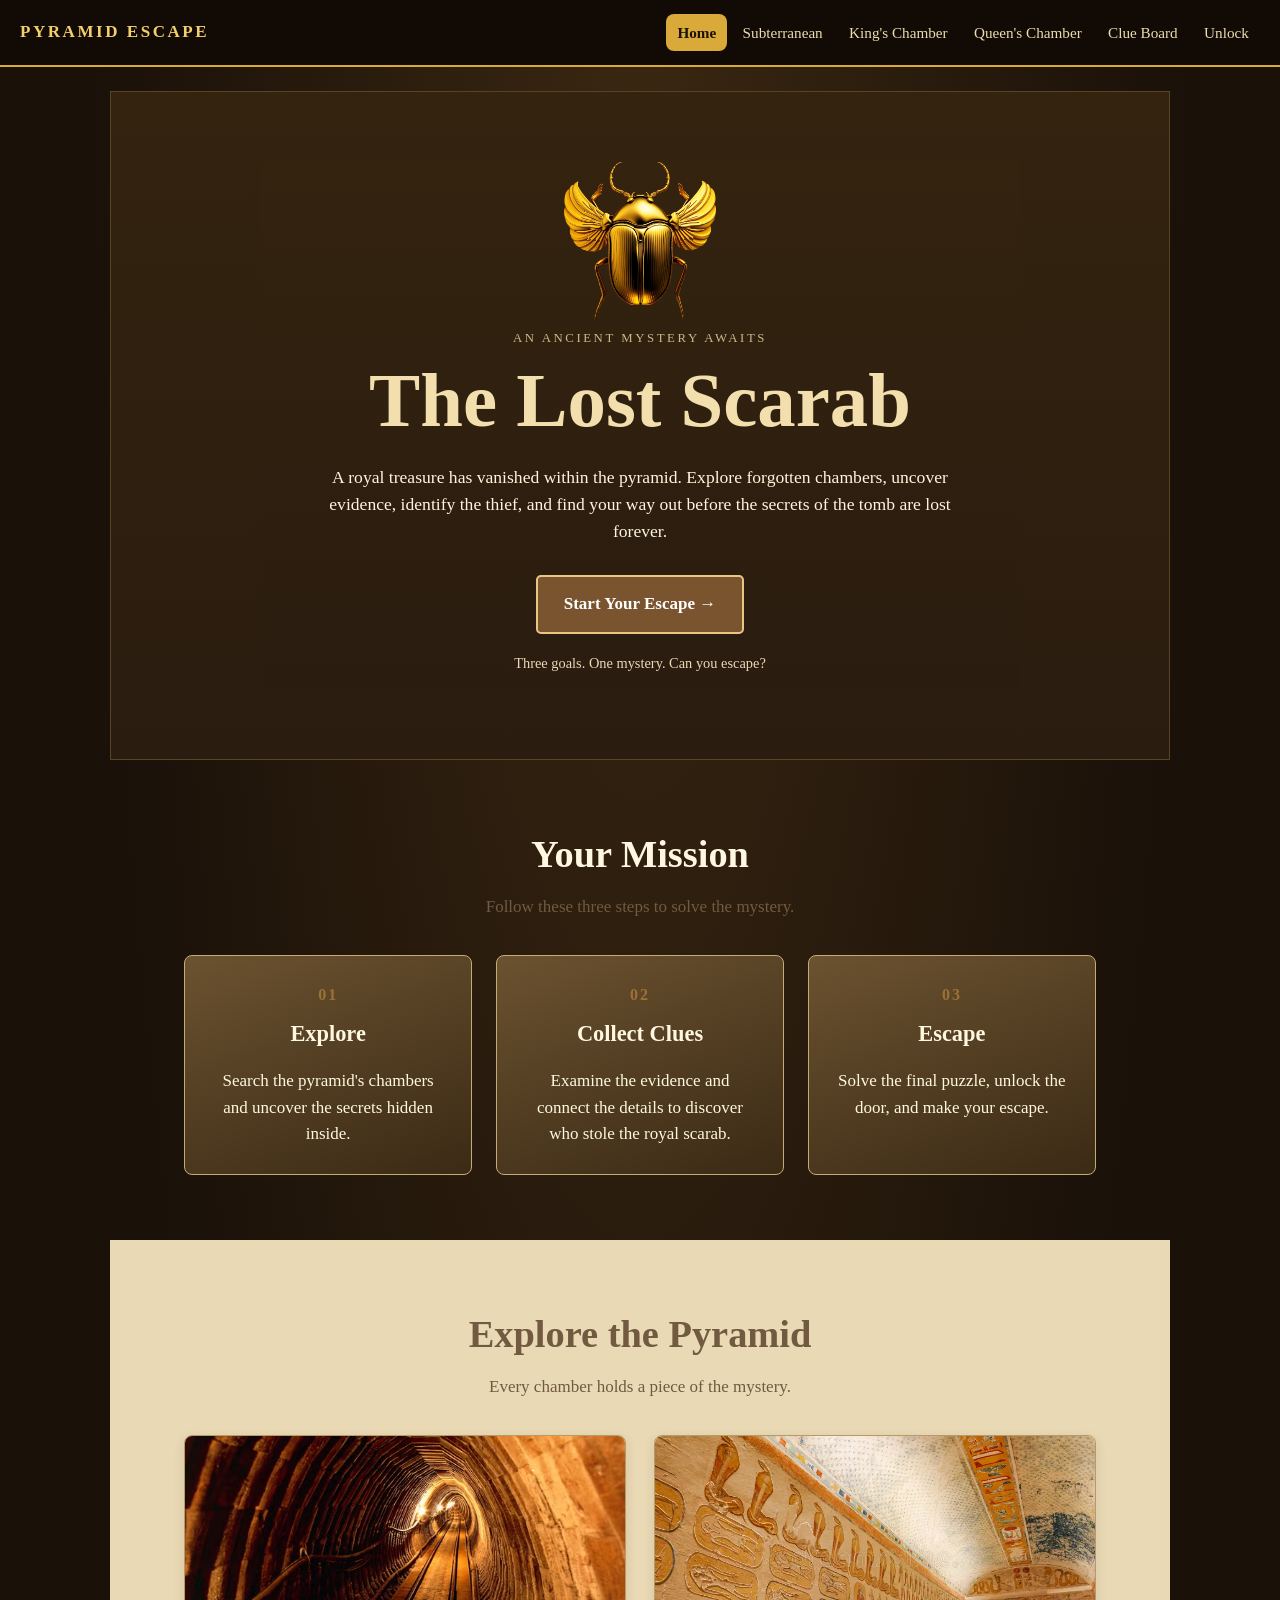
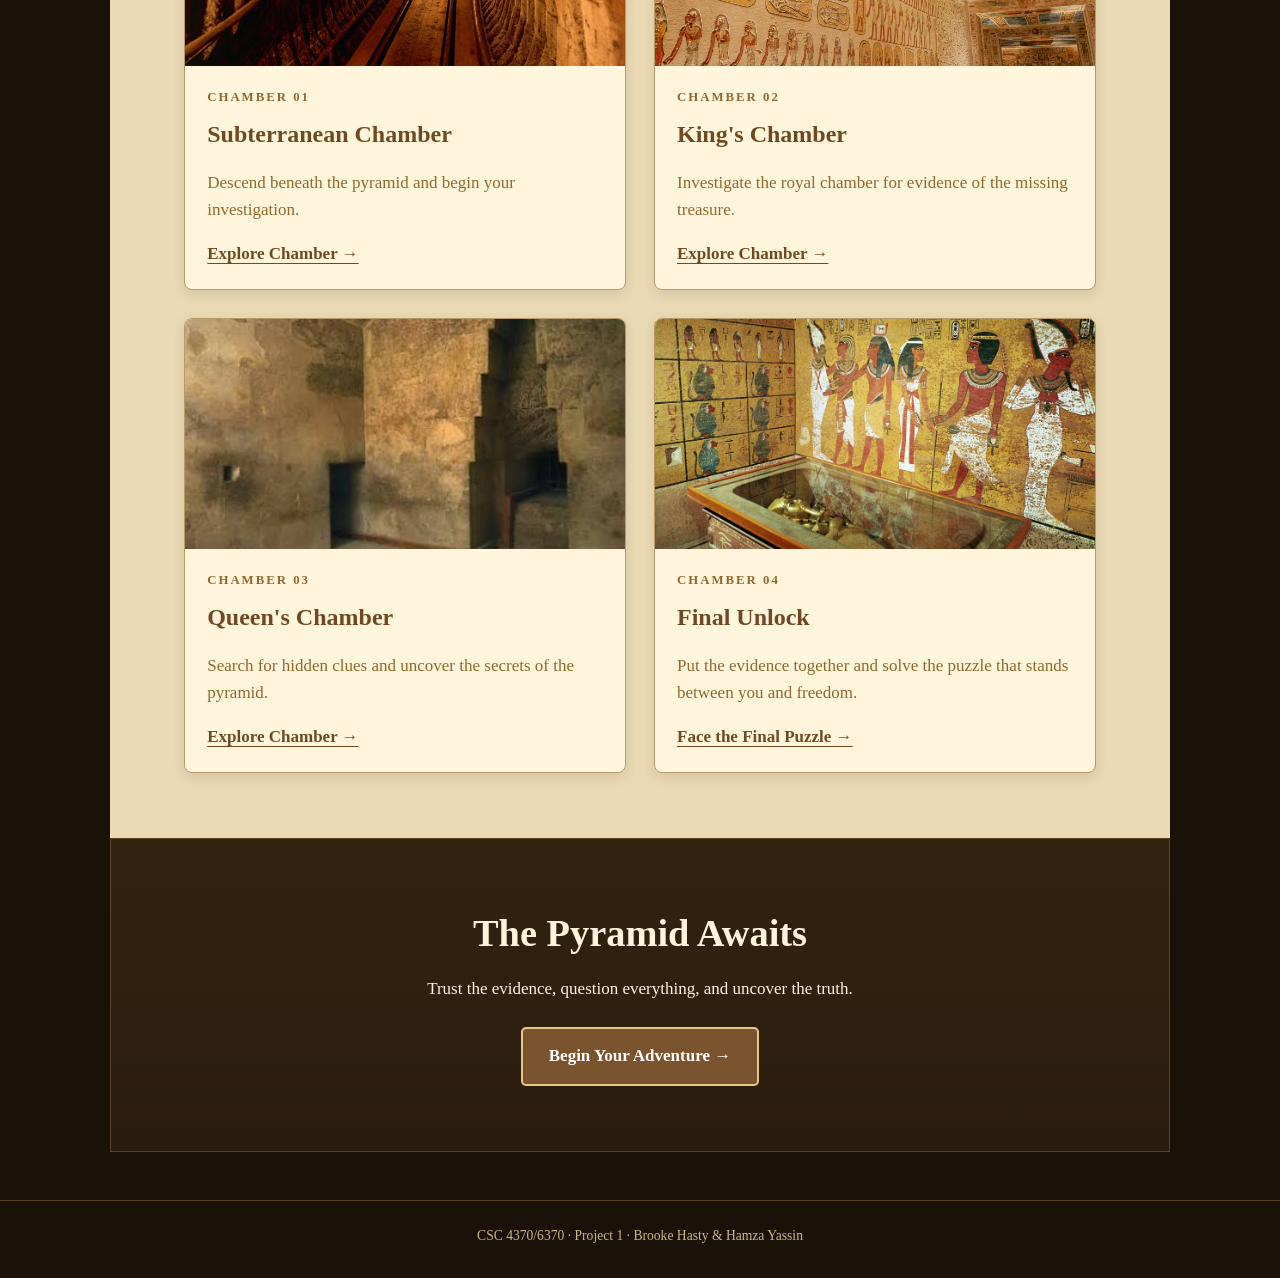
<file: index.html>
<!DOCTYPE html>
<html lang="en">
<head>
    <meta charset="UTF-8">
    <meta name="viewport" content="width=device-width, initial-scale=1">
    <title>Home | Pyramid Escape</title>
    <link rel="stylesheet" href="style.css">
</head>

<body>
    <!-- Header and navigation -->
    <header class="site-header">
      <a class="brand" href="index.html">PYRAMID ESCAPE</a>
      <nav aria-label="Main">
        <ul>
          <li><a class="nav" href="index.html" aria-current="page">Home</a></li>
          <li><a class="nav" href="subterranean.html">Subterranean</a></li>
          <li><a class="nav" href="kings.html">King's Chamber</a></li>
          <li><a class="nav" href="queens.html">Queen's Chamber</a></li>
          <li><a class="nav" href="clue_board.html">Clue Board</a></li>
          <li><a class="nav" href="unlock.html">Unlock</a></li>
        </ul>
      </nav>
    </header>

    <main class="main">
      <div class="home-page">
        <!-- Welcome section -->
        <section class="home-hero">
            <div class="hero-content">
                <img src="images/scarab.png" alt="Golden scarab">
                <p class="eyebrow">AN ANCIENT MYSTERY AWAITS</p>

                <h1>The Lost Scarab</h1>

                <p class="hero-description">
                    A royal treasure has vanished within the pyramid.
                    Explore forgotten chambers, uncover evidence,
                    identify the thief, and find your way out before
                    the secrets of the tomb are lost forever.
                </p>

                <a href="subterranean.html" class="start-button">
                    Start Your Escape →
                </a>

                <p class="hero-hint">
                    Three goals. One mystery. Can you escape?
                </p>
            </div>
        </section>

        <!-- Three goals -->
        <section class="goals-section">
            <h2>Your Mission</h2>

            <p class="section-intro">
                Follow these three steps to solve the mystery.
            </p>

            <div class="goals-grid">

                <article class="goal-card">
                    <span class="goal-number">01</span>
                    <h3>Explore</h3>
                    <p>
                        Search the pyramid's chambers and uncover
                        the secrets hidden inside.
                    </p>
                </article>

                <article class="goal-card">
                    <span class="goal-number">02</span>
                    <h3>Collect Clues</h3>
                    <p>
                        Examine the evidence and connect the details
                        to discover who stole the royal scarab.
                    </p>
                </article>

                <article class="goal-card">
                    <span class="goal-number">03</span>
                    <h3>Escape</h3>
                    <p>
                        Solve the final puzzle, unlock the door,
                        and make your escape.
                    </p>
                </article>

            </div>
        </section>

        <!-- Four destinations -->
        <section class="rooms-section">
            <h2>Explore the Pyramid</h2>

            <p class="section-intro">
                Every chamber holds a piece of the mystery.
            </p>

            <div class="rooms-grid">

                <article class="room-card">
                    <img
                        src="images/subterranean.avif"
                        alt="An underground stone chamber"
                    >

                    <div class="room-info">
                        <p class="room-number">CHAMBER 01</p>
                        <h3>Subterranean Chamber</h3>
                        <p>
                            Descend beneath the pyramid and begin
                            your investigation.
                        </p>
                        <a href="subterranean.html">Explore Chamber →</a>
                    </div>
                </article>

                <article class="room-card">
                    <img
                        src="images/kings.webp"
                        alt="A royal Egyptian chamber decorated with hieroglyphics"
                    >

                    <div class="room-info">
                        <p class="room-number">CHAMBER 02</p>
                        <h3>King's Chamber</h3>
                        <p>
                            Investigate the royal chamber for
                            evidence of the missing treasure.
                        </p>
                        <a href="kings.html">Explore Chamber →</a>
                    </div>
                </article>

                <article class="room-card">
                    <img
                        src="images/queens_chamber.jpeg"
                        alt="An Egyptian chamber doorway"
                    >

                    <div class="room-info">
                        <p class="room-number">CHAMBER 03</p>
                        <h3>Queen's Chamber</h3>
                        <p>
                            Search for hidden clues and uncover
                            the secrets of the pyramid.
                        </p>
                        <a href="queens.html">Explore Chamber →</a>
                    </div>
                </article>

                <article class="room-card">
                    <img
                        src="images/unlock.jpg"
                        alt="A tomb with hieroglyphics on the walls"
                    >

                    <div class="room-info">
                        <p class="room-number">CHAMBER 04</p>
                        <h3>Final Unlock</h3>
                        <p>
                            Put the evidence together and solve
                            the puzzle that stands between you and freedom.
                        </p>
                        <a href="unlock.html">Face the Final Puzzle →</a>
                    </div>
                </article>

            </div>
        </section>

        <!-- Final call to action -->
        <section class="home-ending">
            <h2>The Pyramid Awaits</h2>
            <p>
                Trust the evidence, question everything,
                and uncover the truth.
            </p>
            <a href="subterranean.html" class="start-button">
                Begin Your Adventure →
            </a>
        </section>
      </div>
    </main>

    <footer class="site-footer">CSC 4370/6370 &middot; Project 1 &middot; Brooke Hasty &amp; Hamza Yassin</footer>


</body>
</html>
</file>
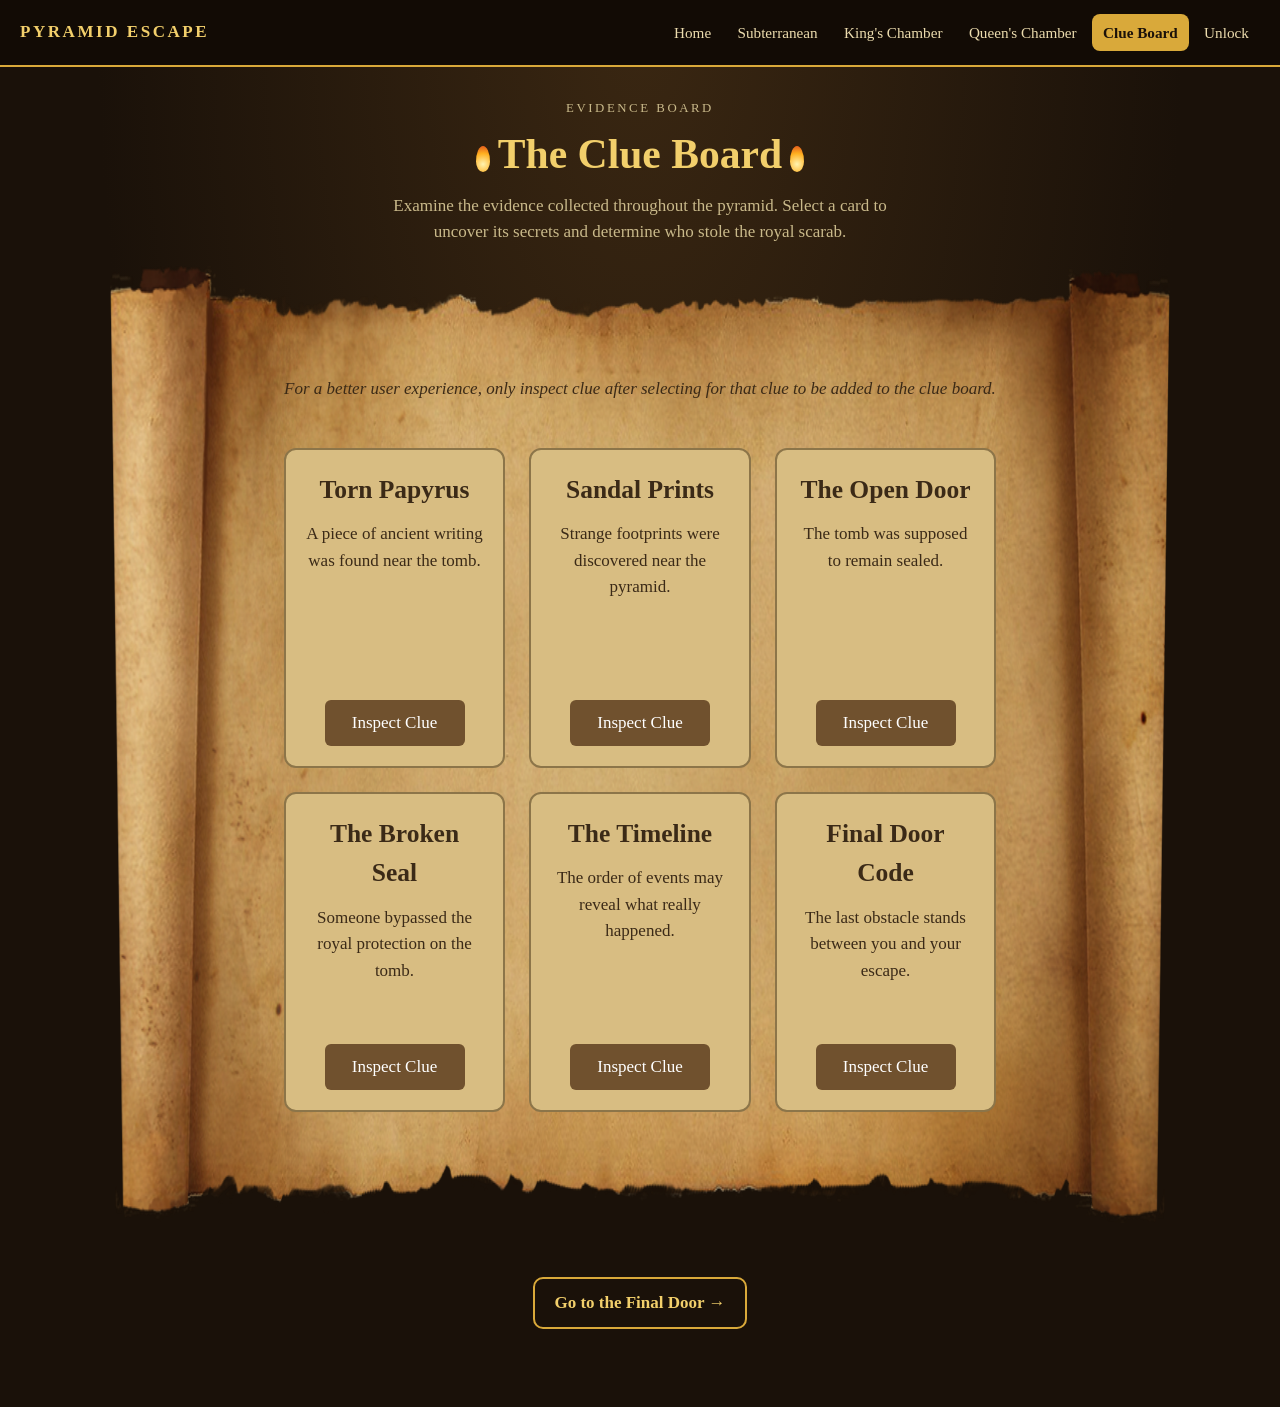
<file: clue_board.html>
<!DOCTYPE html>
<html lang="en">
    <head>
        <meta charset="utf-8">
        <meta name="viewport" content="width=device-width, initial-scale=1">
        <title>Clue Board Page | Pyramid Escape</title>
        <link rel="stylesheet" href="style.css">
    </head>

    <body>
        <header class="site-header">
            <a class="brand" href="index.html">PYRAMID ESCAPE</a>
            <nav aria-label="Main">
              <ul>
                <li><a class="nav" href="index.html">Home</a></li>
                <li><a class="nav" href="subterranean.html">Subterranean</a></li>
                <li><a class="nav" href="kings.html">King's Chamber</a></li>
                <li><a class="nav" href="queens.html">Queen's Chamber</a></li>
                <li><a class="nav" href="clue_board.html" aria-current="page">Clue Board</a></li>
                <li><a class="nav" href="unlock.html">Unlock</a></li>
              </ul>
            </nav>
          </header>

          <main id="main">
            <section class="hero">
              <p class="eyebrow">Evidence Board</p>
              <h1><span class="torch" aria-hidden="true"></span>The Clue Board<span class="torch" aria-hidden="true"></span></h1>
              <p class="lead">
                Examine the evidence collected throughout the pyramid.
                Select a card to uncover its secrets and determine who
                stole the royal scarab.
              </p>
            </section>

            <div class="clue-board">
              <p class="additional">
                For a better user experience, only inspect clue after selecting for that clue to be added to the clue board.
              </p>
              <div>

                <fieldset class="clue-grid">

                  <legend class="visually-hidden">Evidence cards</legend>
              
                  <!-- Clue 1 -->
                  <article class="clue-card">
                      <input type="checkbox" id="clue1" class="flip-toggle">
              
                      <div class="flip-card">
                          <div class="flip-front">
                              <h2>Torn Papyrus</h2>
                              <p>A piece of ancient writing was found near the tomb.</p>
                              <label for="clue1" class="flip-button">Inspect Clue</label>
                          </div>
              
                          <div class="flip-back">
                              <h2>Evidence Discovered</h2>
                              <p>The thief wore a gold scarab ring.</p>
                              <label for="clue1" class="flip-button">Turn Back</label>
                          </div>
                      </div>
                  </article>
              
                  <!-- Clue 2 -->
                  <article class="clue-card">
                      <input type="checkbox" id="clue2" class="flip-toggle">
              
                      <div class="flip-card">
                          <div class="flip-front">
                              <h2>Sandal Prints</h2>
                              <p>Strange footprints were discovered near the pyramid.</p>
                              <label for="clue2" class="flip-button">Inspect Clue</label>
                          </div>
              
                          <div class="flip-back">
                              <h2>Evidence Discovered</h2>
                              <p>One print is dragged behind the other. The thief walks with a limp.</p>
                              <label for="clue2" class="flip-button">Turn Back</label>
                          </div>
                      </div>
                  </article>
              
                  <!-- Clue 3 -->
                  <article class="clue-card">
                      <input type="checkbox" id="clue3" class="flip-toggle">
              
                      <div class="flip-card">
                          <div class="flip-front">
                              <h2>The Open Door</h2>
                              <p>The tomb was supposed to remain sealed.</p>
                              <label for="clue3" class="flip-button">Inspect Clue</label>
                          </div>
              
                          <div class="flip-back">
                              <h2>Evidence Discovered</h2>
                              <p>The sealed door was opened at sunset.</p>
                              <label for="clue3" class="flip-button">Turn Back</label>
                          </div>
                      </div>
                  </article>
              
                  <!-- Clue 4 -->
                  <article class="clue-card">
                      <input type="checkbox" id="clue4" class="flip-toggle">
              
                      <div class="flip-card">
                          <div class="flip-front">
                              <h2>The Broken Seal</h2>
                              <p>Someone bypassed the royal protection on the tomb.</p>
                              <label for="clue4" class="flip-button">Inspect Clue</label>
                          </div>
              
                          <div class="flip-back">
                              <h2>Evidence Discovered</h2>
                              <p>The royal seal was broken by someone who could read the hieroglyphs on the door.</p>
                              <label for="clue4" class="flip-button">Turn Back</label>
                          </div>
                      </div>
                  </article>
              
                  <!-- Clue 5 -->
                  <article class="clue-card">
                      <input type="checkbox" id="clue5" class="flip-toggle">
              
                      <div class="flip-card">
                          <div class="flip-front">
                              <h2>The Timeline</h2>
                              <p>The order of events may reveal what really happened.</p>
                              <label for="clue5" class="flip-button">Inspect Clue</label>
                          </div>
              
                          <div class="flip-back">
                              <h2>Evidence Discovered</h2>
                              <p>Someone dug the shaft first, left footprints, and took the scarab days later.</p>
                              <label for="clue5" class="flip-button">Turn Back</label>
                          </div>
                      </div>
                  </article>
              
                  <!-- Clue 6 -->
                  <article class="clue-card">
                      <input type="checkbox" id="clue6" class="flip-toggle">
              
                      <div class="flip-card">
                          <div class="flip-front">
                              <h2>Final Door Code</h2>
                              <p>The last obstacle stands between you and your escape.</p>
                              <label for="clue6" class="flip-button">Inspect Clue</label>
                          </div>
              
                          <div class="flip-back">
                              <h2>Evidence Discovered</h2>
                              <p>The code is:</p>
                              <p class="door-code">3 &middot; 5 &middot; 7</p>
                              <label for="clue6" class="flip-button">Turn Back</label>
                          </div>
                      </div>
                  </article>
              
              </fieldset>
              </div>
            </div>

            <nav class="chamber-nav" aria-label="Chamber navigation">
              <div class="clue-btn">
                <a class="btn" href="unlock.html">Go to the Final Door &rarr;</a>
              </div>
            </nav>
          </main>

    </body>
</html>
</file>
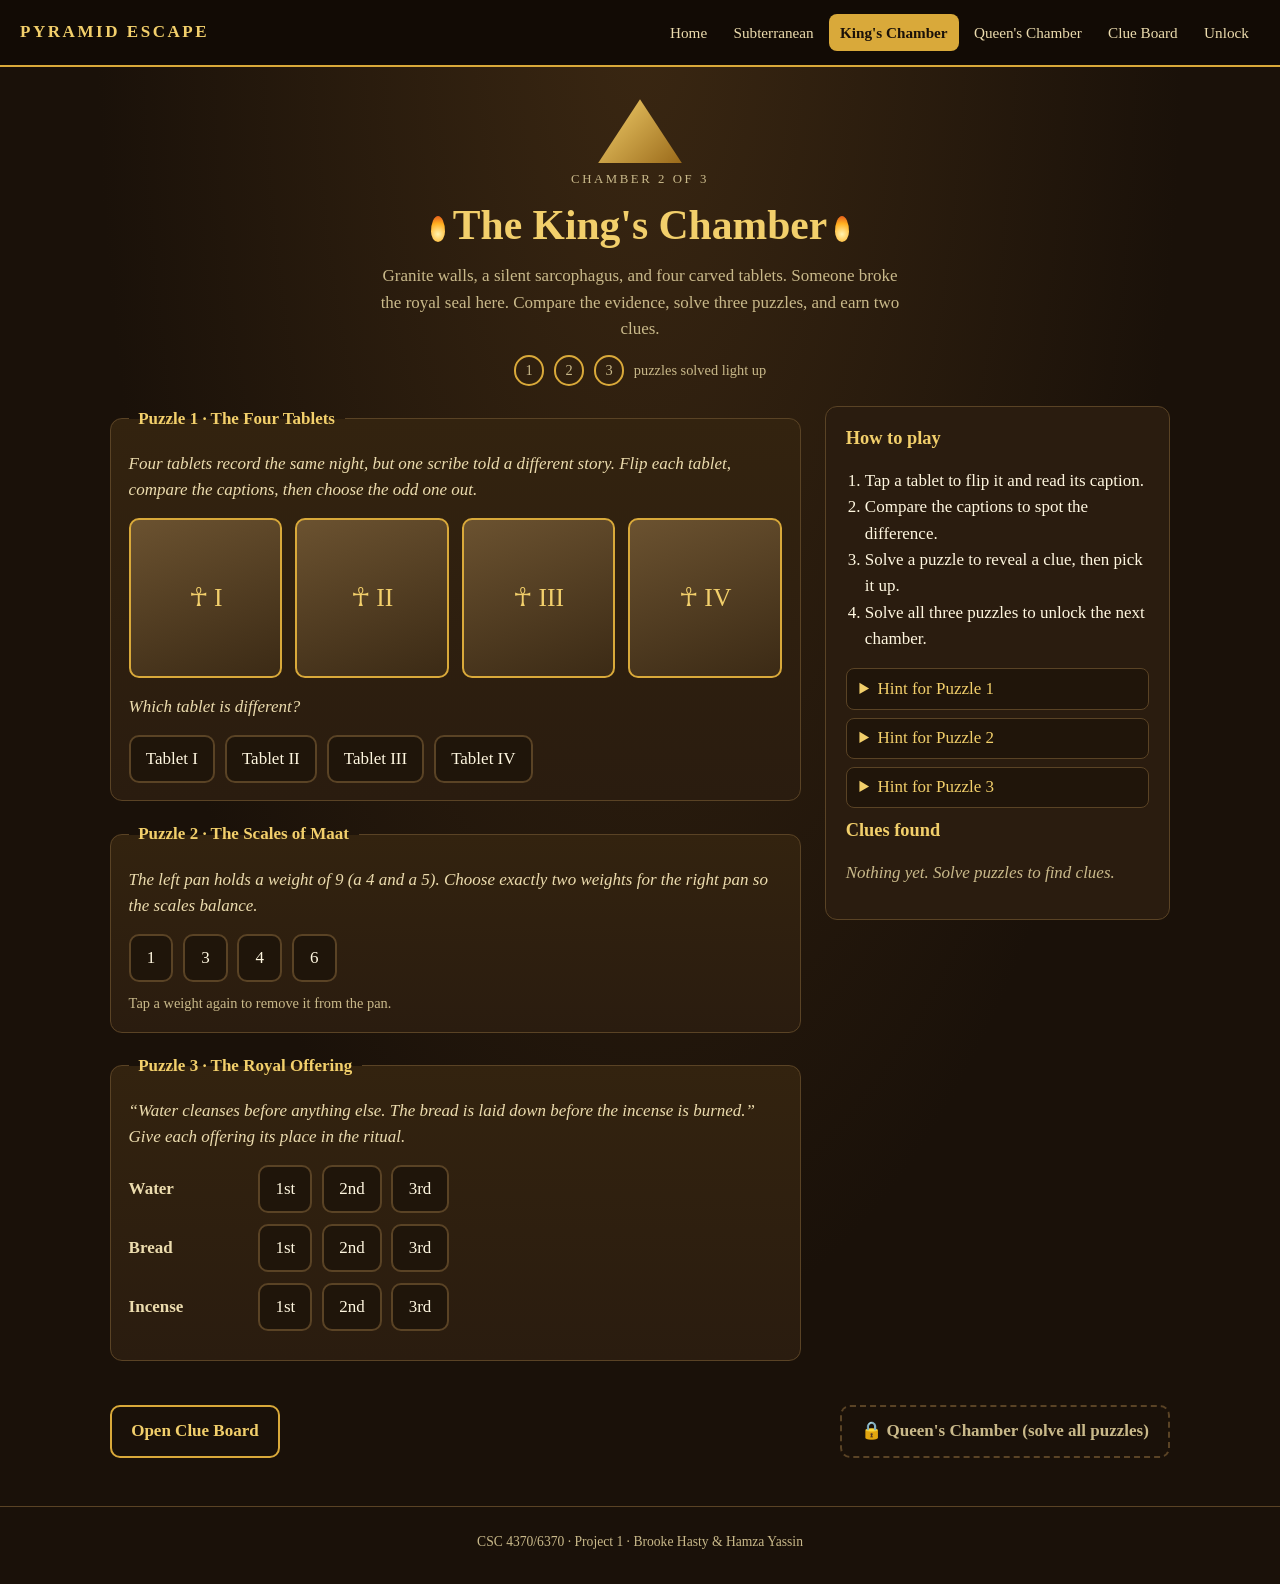
<file: kings.html>
<!DOCTYPE html>
<html lang="en">
<head>
  <meta charset="utf-8">
  <meta name="viewport" content="width=device-width, initial-scale=1">
  <title>King's Chamber | Pyramid Escape</title>
  <link rel="stylesheet" href="style.css">
  <style>

    /* Puzzle 2: weights 3 and 6 balance the scale (9), nothing else */
    #s2:has(.badw:checked) .no { display: block; }
    #s2:has(#w3:checked):has(#w6:checked):not(:has(.badw:checked)) .ok { display: block; animation: rise .5s ease-out; }

    /* Puzzle 3: water, then bread, then incense */
    #s3:has([name="ow"]:checked):has([name="ob"]:checked):has([name="oi"]:checked) .no { display: block; }
    #s3:has(#ow-1:checked):has(#ob-2:checked):has(#oi-3:checked) .no { display: none; }
    #s3:has(#ow-1:checked):has(#ob-2:checked):has(#oi-3:checked) .ok { display: block; animation: rise .5s ease-out; }

    /* Progress dots */
    main:has(#s1 .correct:checked) .d1,
    main:has(#w3:checked):has(#w6:checked):not(:has(.badw:checked)) .d2,
    main:has(#ow-1:checked):has(#ob-2:checked):has(#oi-3:checked) .d3 { background: var(--gold); color: #1a1109; transform: scale(1.15); }

    /* Clues: Clue 3 after Puzzle 1, Clue 4 after Puzzle 3 */
    main:has(#s1 .correct:checked) .clue-3,
    main:has(#ow-1:checked):has(#ob-2:checked):has(#oi-3:checked) .clue-4 { display: block; animation: rise .6s ease-out; }
    main:has(#s1 .correct:checked) .clues-empty,
    main:has(#ow-1:checked):has(#ob-2:checked):has(#oi-3:checked) .clues-empty { display: none; }

    /* Next chamber unlocks only when all three puzzles are solved */
    main:has(#s1 .correct:checked):has(#w3:checked):has(#w6:checked):not(:has(.badw:checked)):has(#ow-1:checked):has(#ob-2:checked):has(#oi-3:checked) .next-open { display: inline-block; }
    main:has(#s1 .correct:checked):has(#w3:checked):has(#w6:checked):not(:has(.badw:checked)):has(#ow-1:checked):has(#ob-2:checked):has(#oi-3:checked) .next-locked { display: none; }
    main:has(#s1 .correct:checked):has(#w3:checked):has(#w6:checked):not(:has(.badw:checked)):has(#ow-1:checked):has(#ob-2:checked):has(#oi-3:checked) .complete { display: block; }
  </style>
</head>
<body>
  <a class="skip" href="#main">Skip to main content</a>

  <header class="site-header">
    <a class="brand" href="index.html">PYRAMID ESCAPE</a>
    <nav aria-label="Main">
      <ul>
        <li><a class="nav" href="index.html">Home</a></li>
        <li><a class="nav" href="subterranean.html">Subterranean</a></li>
        <li><a class="nav" href="kings.html" aria-current="page">King's Chamber</a></li>
        <li><a class="nav" href="queens.html">Queen's Chamber</a></li>
        <li><a class="nav" href="clue_board.html">Clue Board</a></li>
        <li><a class="nav" href="unlock.html">Unlock</a></li>
      </ul>
    </nav>
  </header>

  <main id="main">
    <section class="hero">
      <div class="pyramid" aria-hidden="true"></div>
      <p class="eyebrow">Chamber 2 of 3</p>
      <h1><span class="torch" aria-hidden="true"></span>The King's Chamber<span class="torch" aria-hidden="true"></span></h1>
      <p class="lead">Granite walls, a silent sarcophagus, and four carved tablets. Someone broke the royal seal here. Compare the evidence, solve three puzzles, and earn two clues.</p>
      <ol class="progress" aria-label="Chamber progress">
        <li class="dot d1">1</li><li class="dot d2">2</li><li class="dot d3">3</li>
        <li>puzzles solved light up</li>
      </ol>
    </section>

    <div class="layout">
      <div>
        <!-- PUZZLE 1 -->
        <fieldset class="puzzle" id="s1">
          <legend>Puzzle 1 &middot; The Four Tablets</legend>
          <p class="riddle">Four tablets record the same night, but one scribe told a different story. Flip each tablet, compare the captions, then choose the odd one out.</p>
          <div class="tablets">
            <div class="tablet">
              <input type="checkbox" id="t1"><label class="card" for="t1" aria-label="Flip tablet I">
                <span class="face front">&#9765; I</span>
                <span class="face back">Sunset. Two guards keep watch. The door is SEALED.</span>
              </label>
            </div>
            <div class="tablet">
              <input type="checkbox" id="t2"><label class="card" for="t2" aria-label="Flip tablet II">
                <span class="face front">&#9765; II</span>
                <span class="face back">Sunset. Two guards keep watch. The door is SEALED.</span>
              </label>
            </div>
            <div class="tablet">
              <input type="checkbox" id="t3"><label class="card" for="t3" aria-label="Flip tablet III">
                <span class="face front">&#9765; III</span>
                <span class="face back">Sunset. Two guards keep watch. The door is OPEN.</span>
              </label>
            </div>
            <div class="tablet">
              <input type="checkbox" id="t4"><label class="card" for="t4" aria-label="Flip tablet IV">
                <span class="face front">&#9765; IV</span>
                <span class="face back">Sunset. Two guards keep watch. The door is SEALED.</span>
              </label>
            </div>
          </div>
          <p class="riddle">Which tablet is different?</p>
          <div class="choices">
            <input class="wrong" type="radio" name="p1" id="p1-1"><label for="p1-1">Tablet I</label>
            <input class="wrong" type="radio" name="p1" id="p1-2"><label for="p1-2">Tablet II</label>
            <input class="correct" type="radio" name="p1" id="p1-3"><label for="p1-3">Tablet III</label>
            <input class="wrong" type="radio" name="p1" id="p1-4"><label for="p1-4">Tablet IV</label>
          </div>
          <p class="msg ok">Yes! One scribe saw the door standing open.</p>
          <p class="msg no">Those captions match. Look for the one that says something different.</p>
        </fieldset>

        <!-- PUZZLE 2 -->
        <fieldset class="puzzle" id="s2">
          <legend>Puzzle 2 &middot; The Scales of Maat</legend>
          <p class="riddle">The left pan holds a weight of 9 (a 4 and a 5). Choose exactly two weights for the right pan so the scales balance.</p>
          <div class="choices">
            <input class="badw" type="checkbox" id="w1"><label for="w1">1</label>
            <input type="checkbox" id="w3"><label for="w3">3</label>
            <input class="badw" type="checkbox" id="w4"><label for="w4">4</label>
            <input type="checkbox" id="w6"><label for="w6">6</label>
          </div>
          <p class="note">Tap a weight again to remove it from the pan.</p>
          <p class="msg ok">The scales settle level and the sarcophagus lid shifts.</p>
          <p class="msg no">The scales tip. Try a different pair.</p>
        </fieldset>

        <!-- PUZZLE 3 -->
        <fieldset class="puzzle" id="s3">
          <legend>Puzzle 3 &middot; The Royal Offering</legend>
          <p class="riddle">&ldquo;Water cleanses before anything else. The bread is laid down before the incense is burned.&rdquo; Give each offering its place in the ritual.</p>
          <div class="dial"><span>Water</span>
            <input type="radio" name="ow" id="ow-1"><label for="ow-1">1st</label>
            <input type="radio" name="ow" id="ow-2"><label for="ow-2">2nd</label>
            <input type="radio" name="ow" id="ow-3"><label for="ow-3">3rd</label>
          </div>
          <div class="dial"><span>Bread</span>
            <input type="radio" name="ob" id="ob-1"><label for="ob-1">1st</label>
            <input type="radio" name="ob" id="ob-2"><label for="ob-2">2nd</label>
            <input type="radio" name="ob" id="ob-3"><label for="ob-3">3rd</label>
          </div>
          <div class="dial"><span>Incense</span>
            <input type="radio" name="oi" id="oi-1"><label for="oi-1">1st</label>
            <input type="radio" name="oi" id="oi-2"><label for="oi-2">2nd</label>
            <input type="radio" name="oi" id="oi-3"><label for="oi-3">3rd</label>
          </div>
          <p class="msg ok">The ritual is complete. A stone panel slides aside.</p>
          <p class="msg no">The ritual is wrong. The panel stays shut.</p>
        </fieldset>

        <p class="complete" role="status"><strong>Chamber complete!</strong> The passage to the Queen's Chamber is open.</p>
      </div>

      <aside class="panel" aria-label="Instructions and clues">
        <h2>How to play</h2>
        <ol>
          <li>Tap a tablet to flip it and read its caption.</li>
          <li>Compare the captions to spot the difference.</li>
          <li>Solve a puzzle to reveal a clue, then pick it up.</li>
          <li>Solve all three puzzles to unlock the next chamber.</li>
        </ol>
        <details><summary>Hint for Puzzle 1</summary><p>Read every caption word by word. Only one word changes.</p></details>
        <details><summary>Hint for Puzzle 2</summary><p>Two numbers that add up to nine. Not 4 and 5, because 5 is missing.</p></details>
        <details><summary>Hint for Puzzle 3</summary><p>Water is first. Bread comes before incense.</p></details>

        <h2>Clues found</h2>
        <p class="clues-empty">Nothing yet. Solve puzzles to find clues.</p>
        <div class="clue clue-3">
          <h3>Clue 3 &middot; The Open Door</h3>
          <p>The sealed door was opened at sunset.</p>
          <input type="checkbox" id="pick3"><label for="pick3"><span class="idle">Pick up clue</span><span class="done">&#10003; Added to Clue Board</span></label>
        </div>
        <div class="clue clue-4">
          <h3>Clue 4 &middot; The Broken Seal</h3>
          <p>The royal seal was broken by someone who could read the hieroglyphs on the door.</p>
          <input type="checkbox" id="pick4"><label for="pick4"><span class="idle">Pick up clue</span><span class="done">&#10003; Added to Clue Board</span></label>
        </div>
      </aside>
    </div>

    <nav class="chamber-nav" aria-label="Chamber navigation">
      <a class="btn" href="clue_board.html">Open Clue Board</a>
      <span class="btn locked next-locked">&#128274; Queen's Chamber (solve all puzzles)</span>
      <a class="btn next-open" href="queens.html">Go to the Queen's Chamber &rarr;</a>
    </nav>
  </main>

  <footer class="site-footer">CSC 4370/6370 &middot; Project 1 &middot; Brooke Hasty &amp; Hamza Yassin</footer>
</body>
</html>
</file>
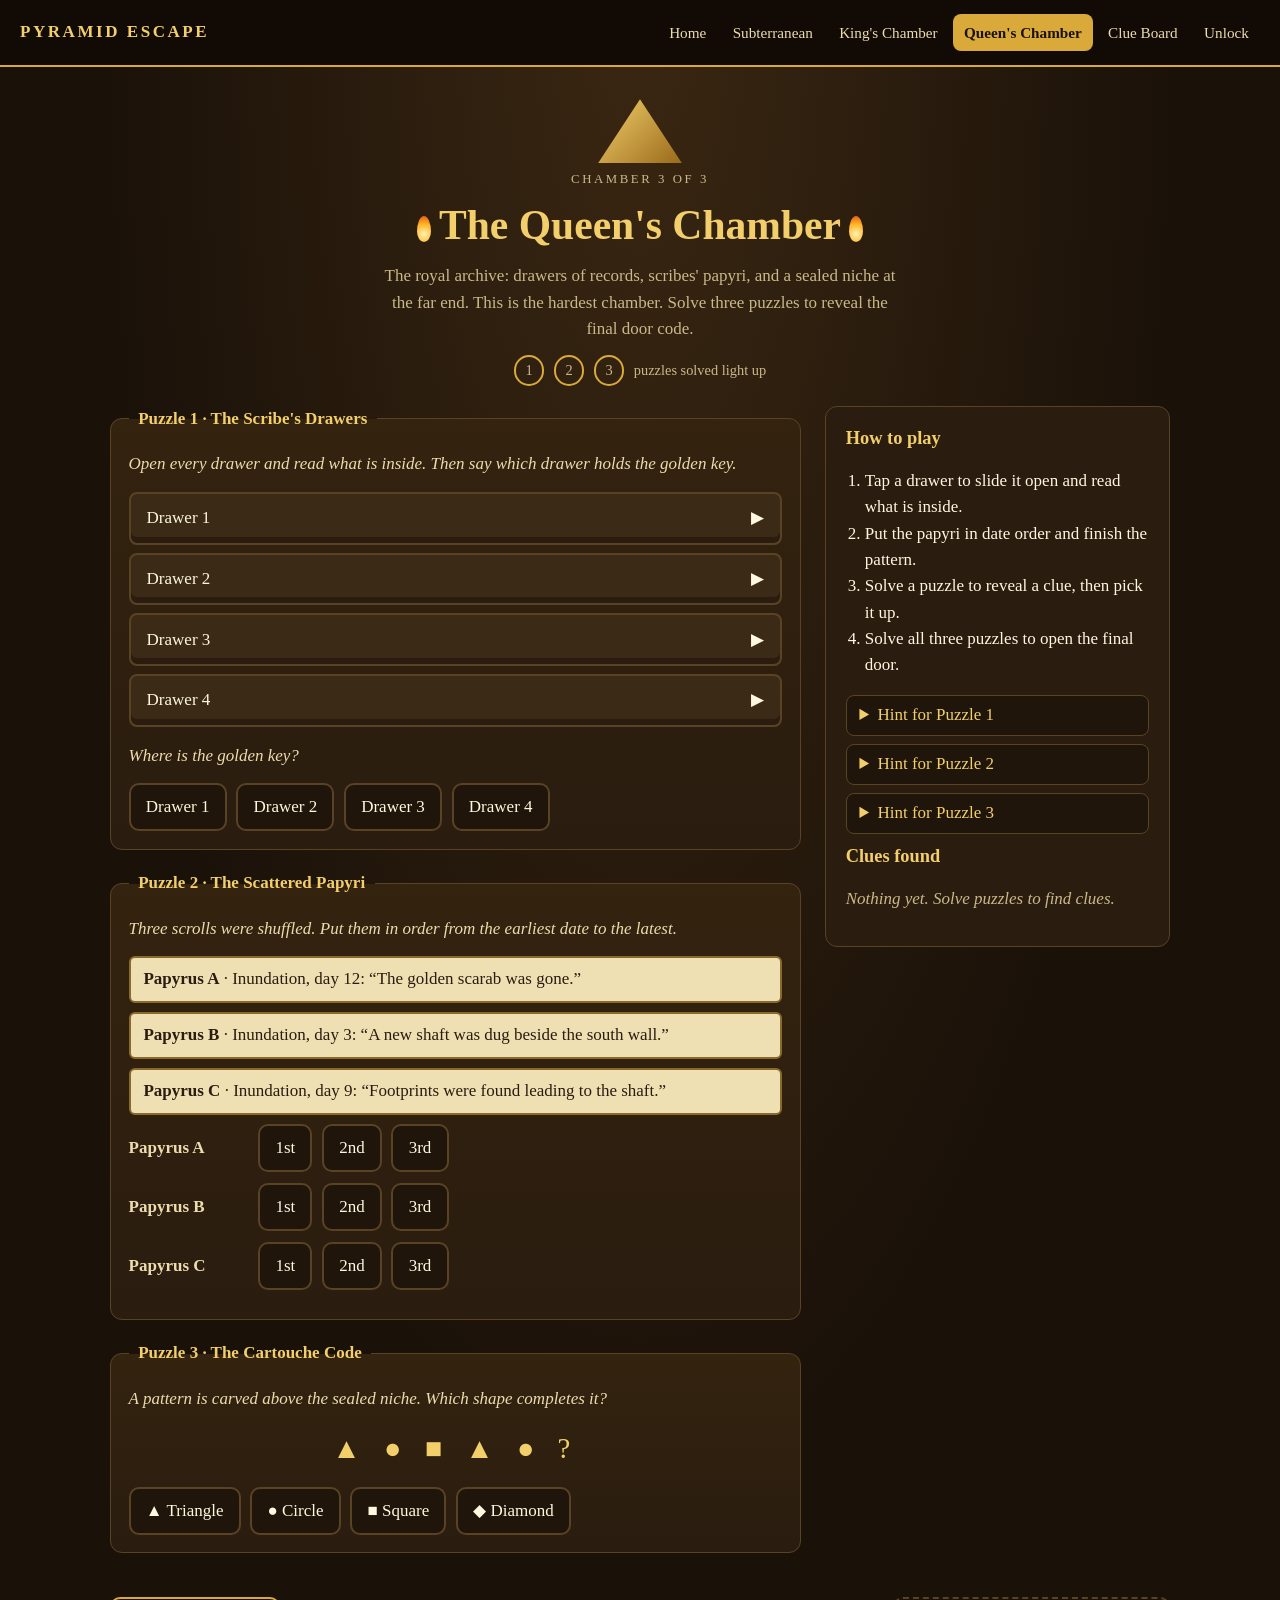
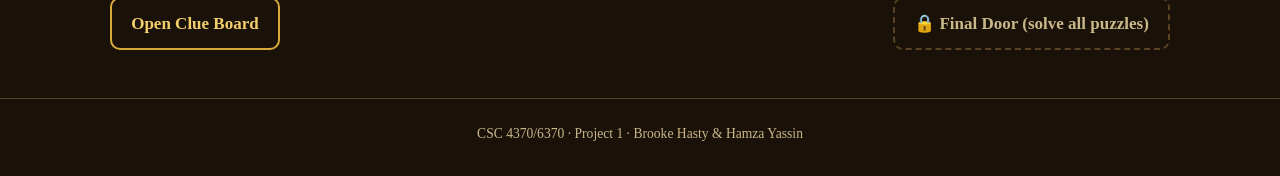
<file: queens.html>
<!DOCTYPE html>
<html lang="en">
<head>
  <meta charset="utf-8">
  <meta name="viewport" content="width=device-width, initial-scale=1">
  <title>Queen's Chamber | Pyramid Escape</title>
  <link rel="stylesheet" href="style.css">
  <style>
    /*Puzzle logic for this chamber */

    /* Puzzle 2: order the papyri by date (B = 1st, C = 2nd, A = 3rd) */
    #s2:has([name="oa"]:checked):has([name="ob"]:checked):has([name="oc"]:checked) .no { display: block; }
    #s2:has(#oa-3:checked):has(#ob-1:checked):has(#oc-2:checked) .no { display: none; }
    #s2:has(#oa-3:checked):has(#ob-1:checked):has(#oc-2:checked) .ok { display: block; animation: rise .5s ease-out; }

    /* Progress dots */
    main:has(#s1 .correct:checked) .d1,
    main:has(#oa-3:checked):has(#ob-1:checked):has(#oc-2:checked) .d2,
    main:has(#s3 .correct:checked) .d3 { background: var(--gold); color: #1a1109; transform: scale(1.15); }

    /* Clue 5 after Puzzle 2, Clue 6 after Puzzle 3 */
    main:has(#oa-3:checked):has(#ob-1:checked):has(#oc-2:checked) .clue-5,
    main:has(#s3 .correct:checked) .clue-6 { display: block; animation: rise .6s ease-out; }
    main:has(#oa-3:checked):has(#ob-1:checked):has(#oc-2:checked) .clues-empty,
    main:has(#s3 .correct:checked) .clues-empty { display: none; }
    main:has(#s3 .correct:checked) .code { display: flex; }

    /* Final door unlocks only when all three puzzles are solved */
    main:has(#s1 .correct:checked):has(#oa-3:checked):has(#ob-1:checked):has(#oc-2:checked):has(#s3 .correct:checked) .next-open { display: inline-block; }
    main:has(#s1 .correct:checked):has(#oa-3:checked):has(#ob-1:checked):has(#oc-2:checked):has(#s3 .correct:checked) .next-locked { display: none; }
    main:has(#s1 .correct:checked):has(#oa-3:checked):has(#ob-1:checked):has(#oc-2:checked):has(#s3 .correct:checked) .complete { display: block; }
  </style>
</head>
<body>
  <a class="skip" href="#main">Skip to main content</a>

  <header class="site-header">
    <a class="brand" href="index.html">PYRAMID ESCAPE</a>
    <nav aria-label="Main">
      <ul>
        <li><a class="nav" href="index.html">Home</a></li>
        <li><a class="nav" href="subterranean.html">Subterranean</a></li>
        <li><a class="nav" href="kings.html">King's Chamber</a></li>
        <li><a class="nav" href="queens.html" aria-current="page">Queen's Chamber</a></li>
        <li><a class="nav" href="clue_board.html">Clue Board</a></li>
        <li><a class="nav" href="unlock.html">Unlock</a></li>
      </ul>
    </nav>
  </header>

  <main id="main">
    <section class="hero">
      <div class="pyramid" aria-hidden="true"></div>
      <p class="eyebrow">Chamber 3 of 3</p>
      <h1><span class="torch" aria-hidden="true"></span>The Queen's Chamber<span class="torch" aria-hidden="true"></span></h1>
      <p class="lead">The royal archive: drawers of records, scribes' papyri, and a sealed niche at the far end. This is the hardest chamber. Solve three puzzles to reveal the final door code.</p>
      <ol class="progress" aria-label="Chamber progress">
        <li class="dot d1">1</li><li class="dot d2">2</li><li class="dot d3">3</li>
        <li>puzzles solved light up</li>
      </ol>
    </section>

    <div class="layout">
      <div>
        <!-- PUZZLE 1 -->
        <fieldset class="puzzle" id="s1">
          <legend>Puzzle 1 &middot; The Scribe's Drawers</legend>
          <p class="riddle">Open every drawer and read what is inside. Then say which drawer holds the golden key.</p>
          <div class="drawers">
            <div class="drawer">
              <input type="checkbox" id="dr1"><label for="dr1"><span>Drawer 1</span><span aria-hidden="true">&#9654;</span></label>
              <div class="inside">Only dust and a broken comb.</div>
            </div>
            <div class="drawer">
              <input type="checkbox" id="dr2"><label for="dr2"><span>Drawer 2</span><span aria-hidden="true">&#9654;</span></label>
              <div class="inside">A cracked clay bead.</div>
            </div>
            <div class="drawer">
              <input type="checkbox" id="dr3"><label for="dr3"><span>Drawer 3</span><span aria-hidden="true">&#9654;</span></label>
              <div class="inside">A golden key shaped like an ankh.</div>
            </div>
            <div class="drawer">
              <input type="checkbox" id="dr4"><label for="dr4"><span>Drawer 4</span><span aria-hidden="true">&#9654;</span></label>
              <div class="inside">A dried reed pen.</div>
            </div>
          </div>
          <p class="riddle">Where is the golden key?</p>
          <div class="choices">
            <input class="wrong" type="radio" name="p1" id="p1-1"><label for="p1-1">Drawer 1</label>
            <input class="wrong" type="radio" name="p1" id="p1-2"><label for="p1-2">Drawer 2</label>
            <input class="correct" type="radio" name="p1" id="p1-3"><label for="p1-3">Drawer 3</label>
            <input class="wrong" type="radio" name="p1" id="p1-4"><label for="p1-4">Drawer 4</label>
          </div>
          <p class="msg ok">You take the golden key. It fits a lock on the archive shelves.</p>
          <p class="msg no">That drawer does not hold a key. Check the others.</p>
        </fieldset>

        <!-- PUZZLE 2 -->
        <fieldset class="puzzle" id="s2">
          <legend>Puzzle 2 &middot; The Scattered Papyri</legend>
          <p class="riddle">Three scrolls were shuffled. Put them in order from the earliest date to the latest.</p>
          <div class="scroll"><strong>Papyrus A</strong> &middot; Inundation, day 12: &ldquo;The golden scarab was gone.&rdquo;</div>
          <div class="scroll"><strong>Papyrus B</strong> &middot; Inundation, day 3: &ldquo;A new shaft was dug beside the south wall.&rdquo;</div>
          <div class="scroll"><strong>Papyrus C</strong> &middot; Inundation, day 9: &ldquo;Footprints were found leading to the shaft.&rdquo;</div>
          <div class="dial"><span>Papyrus A</span>
            <input type="radio" name="oa" id="oa-1"><label for="oa-1">1st</label>
            <input type="radio" name="oa" id="oa-2"><label for="oa-2">2nd</label>
            <input type="radio" name="oa" id="oa-3"><label for="oa-3">3rd</label>
          </div>
          <div class="dial"><span>Papyrus B</span>
            <input type="radio" name="ob" id="ob-1"><label for="ob-1">1st</label>
            <input type="radio" name="ob" id="ob-2"><label for="ob-2">2nd</label>
            <input type="radio" name="ob" id="ob-3"><label for="ob-3">3rd</label>
          </div>
          <div class="dial"><span>Papyrus C</span>
            <input type="radio" name="oc" id="oc-1"><label for="oc-1">1st</label>
            <input type="radio" name="oc" id="oc-2"><label for="oc-2">2nd</label>
            <input type="radio" name="oc" id="oc-3"><label for="oc-3">3rd</label>
          </div>
          <p class="msg ok">The story makes sense now, and the scrolls glow faintly.</p>
          <p class="msg no">The timeline does not add up. Check the dates again.</p>
        </fieldset>

        <!-- PUZZLE 3 -->
        <fieldset class="puzzle" id="s3">
          <legend>Puzzle 3 &middot; The Cartouche Code</legend>
          <p class="riddle">A pattern is carved above the sealed niche. Which shape completes it?</p>
          <p class="pattern" aria-label="Triangle, circle, square, triangle, circle, then a missing shape">&#9650; &#9679; &#9632; &#9650; &#9679; ?</p>
          <div class="choices">
            <input class="wrong" type="radio" name="p3" id="p3-tri"><label for="p3-tri">&#9650; Triangle</label>
            <input class="wrong" type="radio" name="p3" id="p3-cir"><label for="p3-cir">&#9679; Circle</label>
            <input class="correct" type="radio" name="p3" id="p3-sq"><label for="p3-sq">&#9632; Square</label>
            <input class="wrong" type="radio" name="p3" id="p3-dia"><label for="p3-dia">&#9670; Diamond</label>
          </div>
          <p class="msg ok">The niche opens. Numbers are carved into the stone:</p>
          <div class="code" aria-label="Final door code: 3, 5, 7"><span>3</span><span>5</span><span>7</span></div>
          <p class="msg no">The pattern repeats every three shapes. Try again.</p>
        </fieldset>

        <p class="complete" role="status"><strong>Chamber complete!</strong> The final door is ready. Bring your evidence and the code.</p>
      </div>

      <aside class="panel" aria-label="Instructions and clues">
        <h2>How to play</h2>
        <ol>
          <li>Tap a drawer to slide it open and read what is inside.</li>
          <li>Put the papyri in date order and finish the pattern.</li>
          <li>Solve a puzzle to reveal a clue, then pick it up.</li>
          <li>Solve all three puzzles to open the final door.</li>
        </ol>
        <details><summary>Hint for Puzzle 1</summary><p>Open all four drawers. Only one holds a key.</p></details>
        <details><summary>Hint for Puzzle 2</summary><p>Smaller day numbers come first: 3, then 9, then 12.</p></details>
        <details><summary>Hint for Puzzle 3</summary><p>Triangle, circle, square. Then the cycle starts again.</p></details>

        <h2>Clues found</h2>
        <p class="clues-empty">Nothing yet. Solve puzzles to find clues.</p>
        <div class="clue clue-5">
          <h3>Clue 5 &middot; The Timeline</h3>
          <p>Someone dug the shaft first, left footprints, and took the scarab days later.</p>
          <input type="checkbox" id="pick5"><label for="pick5"><span class="idle">Pick up clue</span><span class="done">&#10003; Added to Clue Board</span></label>
        </div>
        <div class="clue clue-6">
          <h3>Clue 6 &middot; Final Door Code</h3>
          <p>The code is <strong>3 &middot; 5 &middot; 7</strong>.</p>
          <input type="checkbox" id="pick6"><label for="pick6"><span class="idle">Pick up clue</span><span class="done">&#10003; Added to Clue Board</span></label>
        </div>
      </aside>
    </div>

    <nav class="chamber-nav" aria-label="Chamber navigation">
      <a class="btn" href="clue_board.html">Open Clue Board</a>
      <span class="btn locked next-locked">&#128274; Final Door (solve all puzzles)</span>
      <a class="btn next-open" href="unlock.html">Go to the Final Door &rarr;</a>
    </nav>
  </main>

  <footer class="site-footer">CSC 4370/6370 &middot; Project 1 &middot; Brooke Hasty &amp; Hamza Yassin</footer>
</body>
</html>
</file>
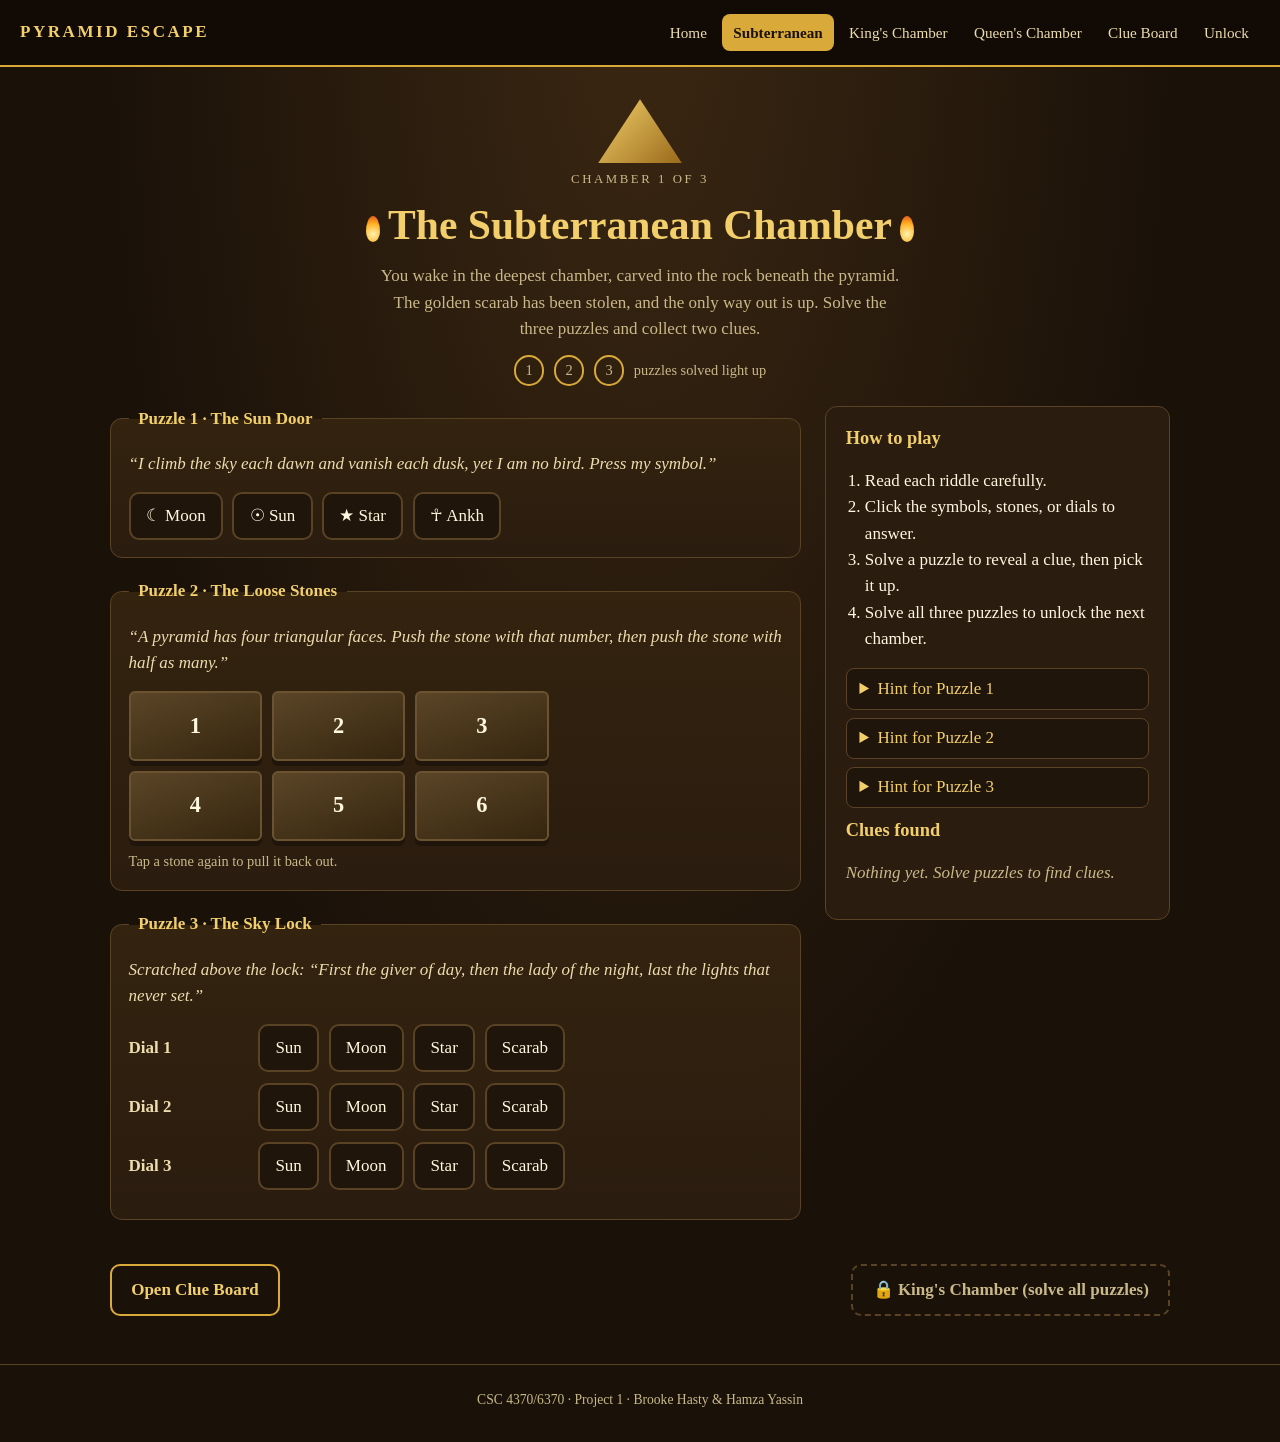
<file: subterranean.html>
<!DOCTYPE html>
<html lang="en">
<head>
  <meta charset="utf-8">
  <meta name="viewport" content="width=device-width, initial-scale=1">
  <title>Subterranean Chamber | Pyramid Escape</title>
  <link rel="stylesheet" href="style.css">
  <style>
    /*logic for this chamber*/

    /* Puzzle 2: stones 2 and 4 pushed in, no wrong stone pushed */
    #s2:has(.badst:checked) .no { display: block; }
    #s2:has(#st2:checked):has(#st4:checked):not(:has(.badst:checked)) .ok { display: block; animation: rise .5s ease-out; }

    /* Puzzle 3: Sun, Moon, Star. Wrong message once all three dials are set but not correct */
    #s3:has([name="d1"]:checked):has([name="d2"]:checked):has([name="d3"]:checked) .no { display: block; }
    #s3:has(#d1-sun:checked):has(#d2-moon:checked):has(#d3-star:checked) .no { display: none; }
    #s3:has(#d1-sun:checked):has(#d2-moon:checked):has(#d3-star:checked) .ok { display: block; animation: rise .5s ease-out; }

    /* Progress dots */
    main:has(#s1 .correct:checked) .d1,
    main:has(#st2:checked):has(#st4:checked):not(:has(.badst:checked)) .d2,
    main:has(#d1-sun:checked):has(#d2-moon:checked):has(#d3-star:checked) .d3 { background: var(--gold); color: #1a1109; transform: scale(1.15); }

    /* Clues appear when their puzzle is solved */
    main:has(#st2:checked):has(#st4:checked):not(:has(.badst:checked)) .clue-1,
    main:has(#d1-sun:checked):has(#d2-moon:checked):has(#d3-star:checked) .clue-2 { display: block; animation: rise .6s ease-out; }
    main:has(#st2:checked):has(#st4:checked):not(:has(.badst:checked)) .clues-empty,
    main:has(#d1-sun:checked):has(#d2-moon:checked):has(#d3-star:checked) .clues-empty { display: none; }

    /* Next chamber unlocks only when all three puzzles are solved */
    main:has(#s1 .correct:checked):has(#st2:checked):has(#st4:checked):not(:has(.badst:checked)):has(#d1-sun:checked):has(#d2-moon:checked):has(#d3-star:checked) .next-open { display: inline-block; }
    main:has(#s1 .correct:checked):has(#st2:checked):has(#st4:checked):not(:has(.badst:checked)):has(#d1-sun:checked):has(#d2-moon:checked):has(#d3-star:checked) .next-locked { display: none; }
    main:has(#s1 .correct:checked):has(#st2:checked):has(#st4:checked):not(:has(.badst:checked)):has(#d1-sun:checked):has(#d2-moon:checked):has(#d3-star:checked) .complete { display: block; }
  </style>
</head>
<body>
  <a class="skip" href="#main">Skip to main content</a>

  <header class="site-header">
    <a class="brand" href="index.html">PYRAMID ESCAPE</a>
    <nav aria-label="Main">
      <ul>
        <li><a class="nav" href="index.html">Home</a></li>
        <li><a class="nav" href="subterranean.html" aria-current="page">Subterranean</a></li>
        <li><a class="nav" href="kings.html">King's Chamber</a></li>
        <li><a class="nav" href="queens.html">Queen's Chamber</a></li>
        <li><a class="nav" href="clue_board.html">Clue Board</a></li>
        <li><a class="nav" href="unlock.html">Unlock</a></li>
      </ul>
    </nav>
  </header>

  <main id="main">
    <section class="hero">
      <div class="pyramid" aria-hidden="true"></div>
      <p class="eyebrow">Chamber 1 of 3</p>
      <h1><span class="torch" aria-hidden="true"></span>The Subterranean Chamber<span class="torch" aria-hidden="true"></span></h1>
      <p class="lead">You wake in the deepest chamber, carved into the rock beneath the pyramid. The golden scarab has been stolen, and the only way out is up. Solve the three puzzles and collect two clues.</p>
      <ol class="progress" aria-label="Chamber progress">
        <li class="dot d1">1</li><li class="dot d2">2</li><li class="dot d3">3</li>
        <li>puzzles solved light up</li>
      </ol>
    </section>

    <div class="layout">
      <div>
        <!-- PUZZLE 1 -->
        <fieldset class="puzzle" id="s1">
          <legend>Puzzle 1 &middot; The Sun Door</legend>
          <p class="riddle">&ldquo;I climb the sky each dawn and vanish each dusk, yet I am no bird. Press my symbol.&rdquo;</p>
          <div class="choices">
            <input class="wrong" type="radio" name="p1" id="p1-moon"><label for="p1-moon">&#9790; Moon</label>
            <input class="correct" type="radio" name="p1" id="p1-sun"><label for="p1-sun">&#9737; Sun</label>
            <input class="wrong" type="radio" name="p1" id="p1-star"><label for="p1-star">&#9733; Star</label>
            <input class="wrong" type="radio" name="p1" id="p1-ankh"><label for="p1-ankh">&#9765; Ankh</label>
          </div>
          <p class="msg ok">The door grinds open and a loose wall appears behind it.</p>
          <p class="msg no">Nothing happens. The door stays sealed.</p>
        </fieldset>

        <!-- PUZZLE 2 -->
        <fieldset class="puzzle" id="s2">
          <legend>Puzzle 2 &middot; The Loose Stones</legend>
          <p class="riddle">&ldquo;A pyramid has four triangular faces. Push the stone with that number, then push the stone with half as many.&rdquo;</p>
          <div class="wall">
            <input class="badst" type="checkbox" id="st1"><label for="st1">1</label>
            <input type="checkbox" id="st2"><label for="st2">2</label>
            <input class="badst" type="checkbox" id="st3"><label for="st3">3</label>
            <input type="checkbox" id="st4"><label for="st4">4</label>
            <input class="badst" type="checkbox" id="st5"><label for="st5">5</label>
            <input class="badst" type="checkbox" id="st6"><label for="st6">6</label>
          </div>
          <p class="note">Tap a stone again to pull it back out.</p>
          <p class="msg ok">A hidden niche opens. Something is inside!</p>
          <p class="msg no">The wall shudders. A wrong stone is pushed in.</p>
        </fieldset>

        <!-- PUZZLE 3 -->
        <fieldset class="puzzle" id="s3">
          <legend>Puzzle 3 &middot; The Sky Lock</legend>
          <p class="riddle">Scratched above the lock: &ldquo;First the giver of day, then the lady of the night, last the lights that never set.&rdquo;</p>
          <div class="dial"><span>Dial 1</span>
            <input type="radio" name="d1" id="d1-sun"><label for="d1-sun">Sun</label>
            <input type="radio" name="d1" id="d1-moon"><label for="d1-moon">Moon</label>
            <input type="radio" name="d1" id="d1-star"><label for="d1-star">Star</label>
            <input type="radio" name="d1" id="d1-scarab"><label for="d1-scarab">Scarab</label>
          </div>
          <div class="dial"><span>Dial 2</span>
            <input type="radio" name="d2" id="d2-sun"><label for="d2-sun">Sun</label>
            <input type="radio" name="d2" id="d2-moon"><label for="d2-moon">Moon</label>
            <input type="radio" name="d2" id="d2-star"><label for="d2-star">Star</label>
            <input type="radio" name="d2" id="d2-scarab"><label for="d2-scarab">Scarab</label>
          </div>
          <div class="dial"><span>Dial 3</span>
            <input type="radio" name="d3" id="d3-sun"><label for="d3-sun">Sun</label>
            <input type="radio" name="d3" id="d3-moon"><label for="d3-moon">Moon</label>
            <input type="radio" name="d3" id="d3-star"><label for="d3-star">Star</label>
            <input type="radio" name="d3" id="d3-scarab"><label for="d3-scarab">Scarab</label>
          </div>
          <p class="msg ok">Click! The stone lock falls away.</p>
          <p class="msg no">The lock does not move. Re-read the riddle.</p>
        </fieldset>

        <p class="complete" role="status"><strong>Chamber complete!</strong> The stairway to the King's Chamber is open.</p>
      </div>

      <aside class="panel" aria-label="Instructions and clues">
        <h2>How to play</h2>
        <ol>
          <li>Read each riddle carefully.</li>
          <li>Click the symbols, stones, or dials to answer.</li>
          <li>Solve a puzzle to reveal a clue, then pick it up.</li>
          <li>Solve all three puzzles to unlock the next chamber.</li>
        </ol>
        <details><summary>Hint for Puzzle 1</summary><p>Which one rises and sets every day?</p></details>
        <details><summary>Hint for Puzzle 2</summary><p>Four faces, and half of four is two.</p></details>
        <details><summary>Hint for Puzzle 3</summary><p>Day, night, then the lights in the night sky.</p></details>

        <h2>Clues found</h2>
        <p class="clues-empty">Nothing yet. Solve puzzles to find clues.</p>
        <div class="clue clue-1">
          <h3>Clue 1 &middot; Torn Papyrus</h3>
          <p>&ldquo;The thief wore a gold scarab ring.&rdquo;</p>
          <input type="checkbox" id="pick1"><label for="pick1"><span class="idle">Pick up clue</span><span class="done">&#10003; Added to Clue Board</span></label>
        </div>
        <div class="clue clue-2">
          <h3>Clue 2 &middot; Sandal Prints</h3>
          <p>One print is dragged behind the other. The thief walks with a limp.</p>
          <input type="checkbox" id="pick2"><label for="pick2"><span class="idle">Pick up clue</span><span class="done">&#10003; Added to Clue Board</span></label>
        </div>
      </aside>
    </div>

    <nav class="chamber-nav" aria-label="Chamber navigation">
      <a class="btn" href="clue_board.html">Open Clue Board</a>
      <span class="btn locked next-locked">&#128274; King's Chamber (solve all puzzles)</span>
      <a class="btn next-open" href="kings.html">Go to the King's Chamber &rarr;</a>
    </nav>
  </main>

  <footer class="site-footer">CSC 4370/6370 &middot; Project 1 &middot; Brooke Hasty &amp; Hamza Yassin</footer>
</body>
</html>
</file>
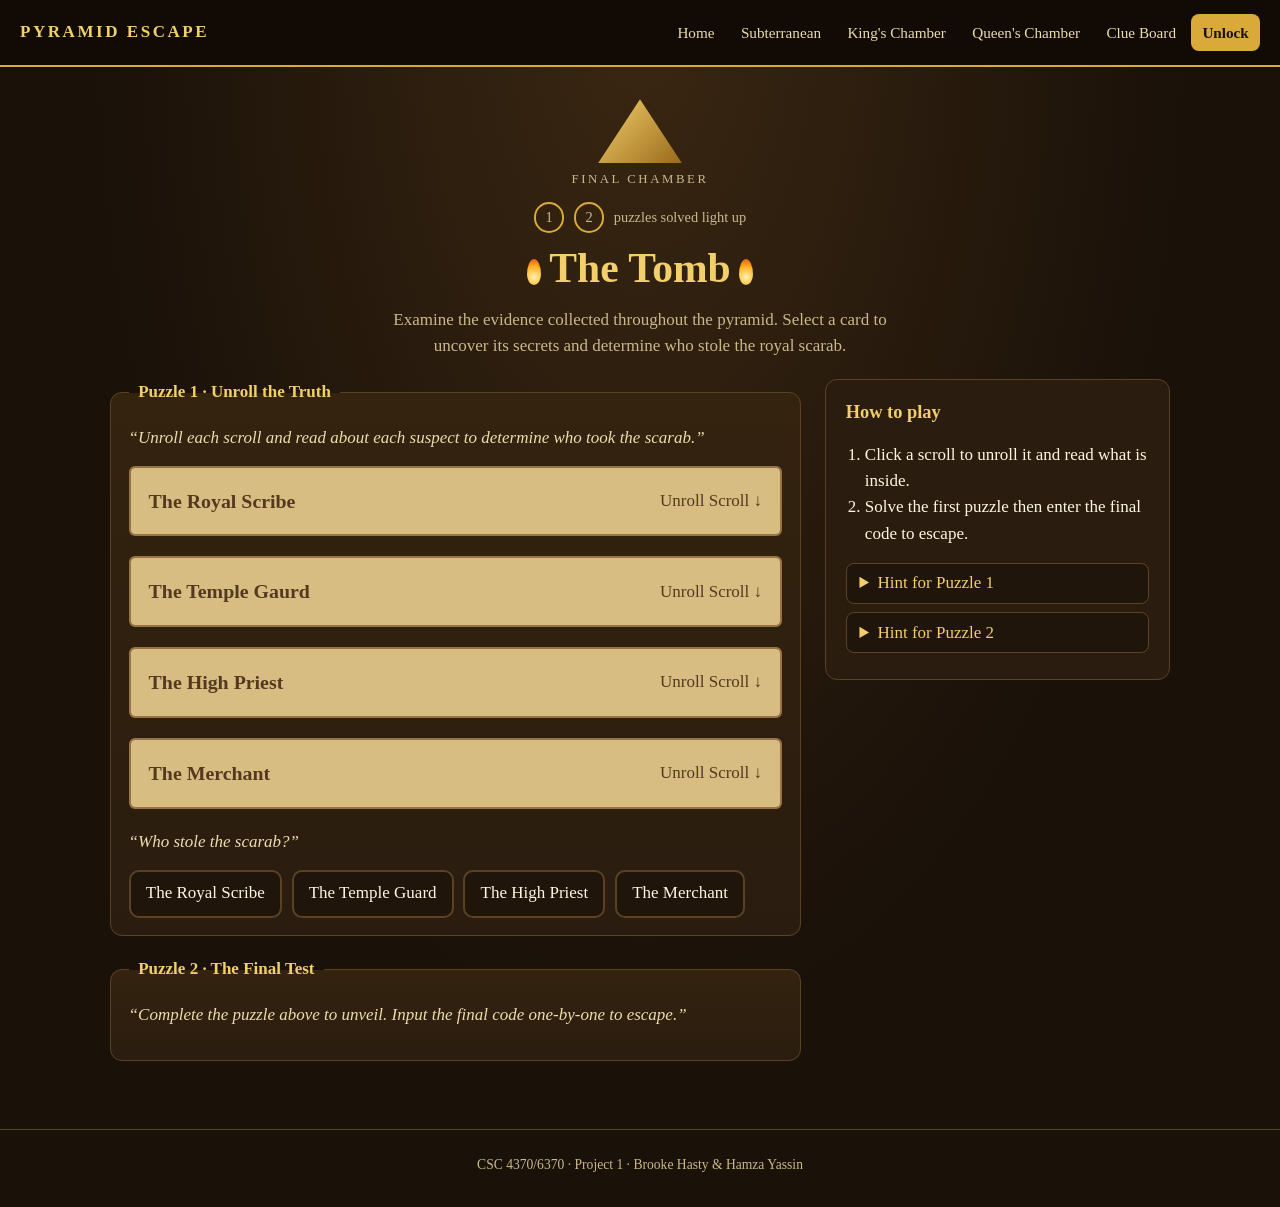
<file: unlock.html>
<!DOCTYPE html>
<html lang="en">
    <head>
        <meta charset="utf-8">
        <meta name="viewport" content="width=device-width, initial-scale=1">
        <title>Unlock Page | Pyramid Escape</title>
        <link rel="stylesheet" href="style.css">

        <style>
            /* Final Room: Hide the keypad until the criminal is identified */
            #s2 .final-keypad {
                display: none;
            }

            #s1:has(#suspect-3:checked) ~ #s2 .final-keypad {
                display: block;
            }

            /* Hide later code stages until the previous digit is correct */
            #s2 .stage2,
            #s2 .stage3,
            #s2 .escape-reveal{
                display: none;
            }

            /* Correct first digit: 3 */
            #s2:has(#d1-3:checked) .stage2 {
                display: block;
            }

            /* Correct second digit: 5 */
            #s2:has(#d1-3:checked):has(#d2-5:checked) .stage3 {
                display: block;
            }

            /* Correct final digit: 7 */
            #s2:has(#d1-3:checked):has(#d2-5:checked):has(#d3-7:checked) .escape-reveal {
                display: block;
                animation: rise .5s ease-out;
            }

            main:has(#suspect-3:checked) .d1 {
                background: var(--gold); color: #1a1109; transform: scale(1.15); 
            }

            /* Light up when the final digit is correct */
            main:has(#d3-7:checked) .d2 {
                background: var(--gold); color: #1a1109; transform: scale(1.15); 
            }

            /* Open the door when the correct code is entered */
            main:has(#d1-3:checked):has(#d2-5:checked):has(#d3-7:checked) .door {
            transform: rotateY(-110deg);
}
        </style>
    </head>

    <body>
    
        <header class="site-header">
            <a class="brand" href="index.html">PYRAMID ESCAPE</a>
            <nav aria-label="Main">
              <ul>
                <li><a class="nav" href="index.html">Home</a></li>
                <li><a class="nav" href="subterranean.html">Subterranean</a></li>
                <li><a class="nav" href="kings.html">King's Chamber</a></li>
                <li><a class="nav" href="queens.html">Queen's Chamber</a></li>
                <li><a class="nav" href="clue_board.html">Clue Board</a></li>
                <li><a class="nav" href="unlock.html" aria-current="page">Unlock</a></li>
              </ul>
            </nav>
          </header>

          <main id="main">
            <section class="hero">
                <div class="pyramid" aria-hidden="true"></div>
                <p class="eyebrow">Final Chamber</p>
                <ol class="progress" aria-label="Chamber progress">
                    <li class="dot d1">1</li><li class="dot d2">2</li>
                    <li>puzzles solved light up</li>
                  </ol>
                <h1><span class="torch" aria-hidden="true"></span>The Tomb<span class="torch" aria-hidden="true"></span></h1>
                <p class="lead">
                  Examine the evidence collected throughout the pyramid.
                  Select a card to uncover its secrets and determine who
                  stole the royal scarab.
                </p>
            </section>

            <div class="layout">
                <div>
                    <!-- PUZZLE 1 -->
                    <fieldset class="puzzle" id="s1">
                        <legend>Puzzle 1 &middot; Unroll the Truth </legend>
                        <p class="riddle">&ldquo;Unroll each scroll and read about each suspect to determine who took the scarab.&rdquo;</p>
                        <div class="suspect-list">

                            <div class="suspect-card">
                                <input type="checkbox" id="suspect1" class="scroll-toggle">
                                <label for="suspect1" class="scroll-heading">
                                    <h3>The Royal Scribe</h3>
                                    <span class="open-text">Unroll Scroll ↓</span>
                                    <span class="close-text">Roll Up ↑</span>
                                </label>
                                <div class="suspect-details">
                                    <div class="scroll-content">
                                        <p>Scarab ring: Ruby</p>
                                        <p>Walks with a limp: No</p>
                                        <p>Reads hieroglyphs: Yes</p>
                                    </div>
                                </div>
                            </div>

                            <div class="suspect-card">
                                <input type="checkbox" id="suspect2" class="scroll-toggle">
                                <label for="suspect2" class="scroll-heading">
                                    <h3>The Temple Gaurd</h3>
                                    <span class="open-text">Unroll Scroll ↓</span>
                                    <span class="close-text">Roll Up ↑</span>
                                </label>
                                <div class="suspect-details">
                                    <div class="scroll-content">
                                        <p>Scarab ring: Copper</p>
                                        <p>Walks with a limp: Yes</p>
                                        <p>Reads hieroglyphs: No</p>
                                    </div>
                                </div>
                            </div>

                            <div class="suspect-card">
                                <input type="checkbox" id="suspect3" class="scroll-toggle">
                                <label for="suspect3" class="scroll-heading">
                                    <h3>The High Priest</h3>
                                    <span class="open-text">Unroll Scroll ↓</span>
                                    <span class="close-text">Roll Up ↑</span>
                                </label>
                                <div class="suspect-details">
                                    <div class="scroll-content">
                                        <p>Scarab ring: Gold</p>
                                        <p>Walks with a limp: Yes</p>
                                        <p>Reads hieroglyphs: Yes</p>
                                    </div>
                                </div>
                            </div>

                            <div class="suspect-card">
                                <input type="checkbox" id="suspect4" class="scroll-toggle">
                                <label for="suspect4" class="scroll-heading">
                                    <h3>The Merchant</h3>
                                    <span class="open-text">Unroll Scroll ↓</span>
                                    <span class="close-text">Roll Up ↑</span>
                                </label>
                                <div class="suspect-details">
                                    <div class="scroll-content">
                                        <p>Scarab ring: None</p>
                                        <p>Walks with a limp: No</p>
                                        <p>Reads hieroglyphs: No</p>
                                    </div>
                                </div>
                            </div>

                            <p class="riddle">&ldquo;Who stole the scarab?&rdquo;</p>

                            <div class="choices suspect-choices">
                                <input class="wrong" type="radio" name="suspect" id="suspect-1">
                                <label for="suspect-1">The Royal Scribe</label>
                            
                                <input class="wrong" type="radio" name="suspect" id="suspect-2">
                                <label for="suspect-2">The Temple Guard</label>
                            
                                <input class="correct" type="radio" name="suspect" id="suspect-3">
                                <label for="suspect-3">The High Priest</label>
                            
                                <input class="wrong" type="radio" name="suspect" id="suspect-4">
                                <label for="suspect-4">The Merchant</label>
                            </div>
                            <p class="msg ok">A wall with numbers in stone appears. You feel the journey coming to a close.</p>
                            <p class="msg no">That was not the theif. Interrogate another person.</p>
                        </div>
                    </fieldset>

                    <fieldset class="puzzle" id="s2">
                        <legend>Puzzle 2 &middot; The Final Test</legend>
                        <p class="riddle">&ldquo;Complete the puzzle above to unveil. Input the final code one-by-one to escape.&rdquo;</p>
                        <div class="final-puzzle">

                            <div class="final-keypad">

                                <!-- First digit -->
                                <section class="code-stage stage1">
                                    <h3>Enter the first digit</h3>
                            
                                    <div class="wall">
                                        <input type="radio" name="digit1" id="d1-1"><label for="d1-1">1</label>
                                        <input type="radio" name="digit1" id="d1-2"><label for="d1-2">2</label>
                                        <input type="radio" name="digit1" id="d1-3"><label for="d1-3">3</label>
                                        <input type="radio" name="digit1" id="d1-4"><label for="d1-4">4</label>
                                        <input type="radio" name="digit1" id="d1-5"><label for="d1-5">5</label>
                                        <input type="radio" name="digit1" id="d1-6"><label for="d1-6">6</label>
                                        <input type="radio" name="digit1" id="d1-7"><label for="d1-7">7</label>
                                        <input type="radio" name="digit1" id="d1-8"><label for="d1-8">8</label>
                                        <input type="radio" name="digit1" id="d1-9"><label for="d1-9">9</label>
                                    </div>
                                </section>
                            
                                <!-- Second digit -->
                                <section class="code-stage stage2">
                                    <h3>Enter the second digit</h3>
                            
                                    <div class="wall">
                                        <input type="radio" name="digit2" id="d2-1"><label for="d2-1">1</label>
                                        <input type="radio" name="digit2" id="d2-2"><label for="d2-2">2</label>
                                        <input type="radio" name="digit2" id="d2-3"><label for="d2-3">3</label>
                                        <input type="radio" name="digit2" id="d2-4"><label for="d2-4">4</label>
                                        <input type="radio" name="digit2" id="d2-5"><label for="d2-5">5</label>
                                        <input type="radio" name="digit2" id="d2-6"><label for="d2-6">6</label>
                                        <input type="radio" name="digit2" id="d2-7"><label for="d2-7">7</label>
                                        <input type="radio" name="digit2" id="d2-8"><label for="d2-8">8</label>
                                        <input type="radio" name="digit2" id="d2-9"><label for="d2-9">9</label>
                                    </div>
                                </section>
                            
                                <!-- Third digit -->
                                <section class="code-stage stage3">
                                    <h3>Enter the final digit</h3>
                            
                                    <div class="wall">
                                        <input type="radio" name="digit3" id="d3-1"><label for="d3-1">1</label>
                                        <input type="radio" name="digit3" id="d3-2"><label for="d3-2">2</label>
                                        <input type="radio" name="digit3" id="d3-3"><label for="d3-3">3</label>
                                        <input type="radio" name="digit3" id="d3-4"><label for="d3-4">4</label>
                                        <input type="radio" name="digit3" id="d3-5"><label for="d3-5">5</label>
                                        <input type="radio" name="digit3" id="d3-6"><label for="d3-6">6</label>
                                        <input type="radio" name="digit3" id="d3-7"><label for="d3-7">7</label>
                                        <input type="radio" name="digit3" id="d3-8"><label for="d3-8">8</label>
                                        <input type="radio" name="digit3" id="d3-9"><label for="d3-9">9</label>
                                    </div>
                                </section>
                            
                                <div class="escape-reveal">
                                    <h2>The Tomb Is Unlocked!</h2>
                                    <p>You uncovered the truth, found the treasure, and escaped the pyramid!</p>

                                    <div class="door-scene">
                                        <div class="treasure-room">
                                            <img src="images/treasure.jpg" alt="Stone door covered in hieroglyphics">
                                        </div>
                                    
                                        <div class="door"></div>
                                    </div>
                                </div>
                                

                            
                            </div>
                        </div>
                    </fieldset>



                    <!-- INSTRUCTIONS AND CLUES -->
                </div>
                <aside class="panel" aria-label="Instructions and clues">
                    <h2>How to play</h2>
                    <ol>
                      <li>Click a scroll to unroll it and read what is inside.</li>
                      <li>Solve the first puzzle then enter the final code to escape.</li>
                    </ol>
                    <details><summary>Hint for Puzzle 1</summary><p>Open the scrolls for the first, second, and forth clue to find out the attributes of the thief.</p></details>
                    <details><summary>Hint for Puzzle 2</summary><p>Completion of all three previous puzzles, will give you the final code. It's the sixth clue.</p></details>
                </aside>
            </div>
          </main>

          <footer class="site-footer">CSC 4370/6370 &middot; Project 1 &middot; Brooke Hasty &amp; Hamza Yassin</footer>
    </body>
</html>
</file>
<file: style.css>
:root {
  --bg: #1a1109; --panel: #2a1c0f; --panel2: #33230f; --line: #5a4325;
  --sand: #ecdcae; --muted: #c9b98a; --ink: #fff7e0;
  --gold: #d9a93a; --gold2: #f2cf6b; --teal: #2bb3ac; --bad: #e0715a;
  --r: 12px;
}
* { box-sizing: border-box; }
html { scroll-behavior: smooth; background: var(--bg); }
body {
  margin: 0; color: var(--ink); min-height: 100vh;
  background: radial-gradient(ellipse at top, #3a2712 0, var(--bg) 60%);
  font: 17px/1.55 Georgia, "Times New Roman", serif;
  animation: fade .6s ease-out; /* page fades in */
}
/* makes the page fade in and slide up a just a little */
@keyframes fade { from { opacity: 0; transform: translateY(8px); } to { opacity: 1; transform: none; } }
/* a box fade in and float up */
@keyframes rise { from { opacity: 0; transform: translateY(14px) scale(.97); } to { opacity: 1; transform: none; } }
/* this makes the torch flame grow shrink and wobble */
@keyframes flicker { from { transform: scale(1) rotate(-3deg); opacity: .9; } to { transform: scale(1.12, 1.22) rotate(3deg); opacity: 1; } }
/* this makes the code numbers pop in from big to normal size */
@keyframes stamp { from { opacity: 0; transform: scale(1.6); } to { opacity: 1; transform: scale(1); } }
/* this makes the treasure glow */
@keyframes treasureGlow { from { filter: brightness(1.1) sepia(0.2); box-shadow: 0 0 20px gold; } to { filter: brightness(1.3) sepia(0.4); box-shadow: 0 0 60px gold; } }

a { color: var(--gold2); }
:focus-visible { outline: 3px solid var(--teal); outline-offset: 3px; }
.skip { position: absolute; left: -999px; top: 0; background: var(--gold); color: #000; padding: .5rem 1rem; z-index: 10; }
.skip:focus { left: 8px; top: 8px; }

/* this is the header/ nav */
.site-header {
  display: flex; flex-wrap: wrap; gap: .75rem 1.5rem; align-items: center; justify-content: space-between;
  padding: .9rem 1.25rem; background: #120b05; border-bottom: 2px solid var(--gold);
}
.brand { font-weight: bold; letter-spacing: .15em; color: var(--gold2); text-decoration: none; }
.site-header ul { display: flex; flex-wrap: wrap; gap: .25rem; list-style: none; margin: 0; padding: 0; }
.site-header a.nav {
  display: block; padding: .4rem .7rem; border-radius: 8px; color: var(--sand);
  text-decoration: none; font-size: .95rem; transition: background .2s, transform .2s;
}
/* this makes the menu link lift up when the mouse is on it */
.site-header a.nav:hover { background: var(--panel2); transform: translateY(-2px); }
.site-header a[aria-current="page"] { background: var(--gold); color: #1a1109; font-weight: bold; }

/* layout */
main { max-width: 1100px; margin: 0 auto; padding: 1.5rem 1.25rem 3rem; }
.hero { text-align: center; padding: .5rem 0 1.25rem; }
.pyramid { width: 84px; height: 64px; margin: 0 auto .4rem; background: linear-gradient(135deg, var(--gold2), #9a6a1a); clip-path: polygon(50% 0, 100% 100%, 0 100%); }
.eyebrow { margin: 0; color: var(--muted); letter-spacing: .2em; text-transform: uppercase; font-size: .8rem; }
h1 { font-size: clamp(1.8rem, 4vw, 2.6rem); margin: .2rem 0 .4rem; color: var(--gold2); }
.lead { color: var(--muted); max-width: 62ch; margin: 0 auto; }
/* Torch flame. The flicker animation below makes it glow and move. */
.torch {
  display: inline-block; width: 14px; height: 26px; margin: 0 .5rem; vertical-align: middle;
  border-radius: 50% 50% 50% 50% / 60% 60% 40% 40%;
  background: radial-gradient(circle at 50% 70%, #fff3b0, #ffb020 55%, #e0501a);
  animation: flicker 1.2s infinite alternate; /* flame flickering */
}
.layout { display: grid; grid-template-columns: 2fr 1fr; gap: 1.5rem; align-items: start; }
@media (max-width: 800px) { .layout { grid-template-columns: 1fr; } }
.panel { background: var(--panel); border: 1px solid var(--line); border-radius: var(--r); padding: 1.1rem 1.25rem; }
.panel h2 { margin-top: 0; font-size: 1.15rem; color: var(--gold2); }
.panel ol { padding-left: 1.2rem; margin: 0 0 1rem; }
aside.panel { position: sticky; top: 1rem; }
@media (max-width: 800px) { aside.panel { position: static; } }
details { margin: .5rem 0; border: 1px solid var(--line); border-radius: 8px; padding: .4rem .8rem; background: #20150a; }
summary { cursor: pointer; color: var(--gold2); }

/* progress dots*/
.progress { display: flex; justify-content: center; align-items: center; gap: .6rem; list-style: none; margin: .8rem 0 0; padding: 0; color: var(--muted); font-size: .9rem; }
/* Makes a progress circle fill with gold and get bigger when a puzzle is solved */
.dot { width: 1.9rem; height: 1.9rem; border-radius: 50%; border: 2px solid var(--gold); display: grid; place-items: center; transition: background .4s, transform .4s; }

/* puzzles */
.puzzle {
  border: 1px solid var(--line); border-radius: var(--r); padding: 1rem 1.1rem 1.1rem; margin: 0 0 1.25rem; min-width: 0;
  background: linear-gradient(180deg, var(--panel2), var(--panel));
}
.puzzle legend { padding: 0 .6rem; font-weight: bold; color: var(--gold2); }
.riddle { margin: .2rem 0 .9rem; font-style: italic; color: var(--sand); }
.choices { display: flex; flex-wrap: wrap; gap: .6rem; }
.choices input, .dial input, .drawer input, .tablet input, .clue input {
  position: absolute; opacity: 0; width: 1px; height: 1px;
}
.choices label, .dial label {
  cursor: pointer; padding: .55rem .95rem; border: 2px solid var(--line); border-radius: 10px;
  background: #1f150a; user-select: none; min-width: 2.8rem; text-align: center;
  transition: transform .2s, border-color .2s, background .2s;
}
/* nakes an answer button lift up and get bigger while hovering */
.choices label:hover, .dial label:hover { transform: translateY(-3px) scale(1.04); border-color: var(--gold); }
.choices input:checked + label, .dial input:checked + label { background: var(--gold); color: #1a1109; border-color: var(--gold2); font-weight: bold; }
.choices input:focus-visible + label, .dial input:focus-visible + label { outline: 3px solid var(--teal); outline-offset: 3px; }
.dial { display: flex; flex-wrap: wrap; gap: .6rem; align-items: center; margin: 0 0 .7rem; }
.dial > span { min-width: 7.5rem; font-weight: bold; color: var(--sand); }
.note { color: var(--muted); font-size: .9rem; margin: .6rem 0 0; }

/* result messages  */
.msg { display: none; margin: .9rem 0 0; padding: .55rem .8rem; border-radius: 8px; font-weight: bold; }
.msg.ok { background: #123a35; border-left: 5px solid var(--teal); color: #bff3ee; }
.msg.no { background: #4a2118; border-left: 5px solid var(--bad); color: #ffd2c7; }
/* Makes the success message float in after a correct answer */
.puzzle:has(.correct:checked) .ok { display: block; animation: rise .5s ease-out; }
.puzzle:has(.wrong:checked) .no { display: block; }
.puzzle:has(.correct:checked) .no { display: none; }

/* clue cards (hidden until the puzzle is solved) */
.clue { display: none; margin: 0 0 1rem; padding: .9rem 1rem; border: 2px dashed var(--gold); border-radius: var(--r); background: #2c2010; }
.clue h3 { margin: 0 0 .3rem; font-size: 1rem; color: var(--gold2); }
.clue p { margin: 0; }
.clue label {
  cursor: pointer; display: inline-block; margin-top: .6rem; padding: .4rem .8rem; border: 2px solid var(--gold); border-radius: 8px;
  transition: background .2s, transform .2s;
}
/* Makes the pick-up button light up gold and lift on hover. */
.clue label:hover { background: var(--gold); color: #1a1109; transform: translateY(-2px); }
.clue .done { display: none; }
.clue input:checked + label { background: var(--teal); border-color: var(--teal); color: #06211f; }
.clue input:checked + label .idle { display: none; }
.clue input:checked + label .done { display: inline; }
.clue input:focus-visible + label { outline: 3px solid var(--teal); outline-offset: 3px; }
.clues-empty { color: var(--muted); font-style: italic; margin: 0 0 1rem; }

/* completion banner + chamber navigation */
/* Chamber complete box. It floats in when all puzzles are solved. */
.complete { display: none; margin-top: 1rem; text-align: center; padding: 1rem; border: 2px solid var(--teal); border-radius: var(--r); background: #123a35; animation: rise .6s ease-out; }
.chamber-nav { display: flex; flex-wrap: wrap; gap: .8rem; justify-content: space-between; margin-top: 1.5rem; }
.btn {
  display: inline-block; padding: .7rem 1.2rem; border-radius: 10px; border: 2px solid var(--gold);
  color: var(--gold2); text-decoration: none; font-weight: bold; transition: transform .2s, background .2s, color .2s;
}
/* Makes the button light up and get a little bigger on hover. */
.btn:hover { transform: translateY(-3px) scale(1.03); background: var(--gold); color: #1a1109; }
.btn.locked { border-style: dashed; border-color: var(--line); color: var(--muted); cursor: not-allowed; }
/* Locked buttons stay still, so they do not look clickable. */
.btn.locked:hover { transform: none; background: none; color: var(--muted); }
.next-open { display: none; }
.site-footer { text-align: center; color: var(--muted); font-size: .85rem; padding: 1.5rem 1rem 2rem; border-top: 1px solid var(--line); }

/* chamber-specific components */
/* Subterranean: wall of stones */
.wall { display: grid; grid-template-columns: repeat(3, 1fr); gap: .6rem; max-width: 420px; }
.wall input { position: absolute; opacity: 0; width: 1px; height: 1px; }
.wall label {
  display: grid; place-items: center; height: 70px; cursor: pointer; font-size: 1.4rem; font-weight: bold;
  border: 2px solid #6b5230; border-radius: 6px; background: linear-gradient(160deg, #5b4527, #35260f);
  box-shadow: 0 5px 0 #1f150a; transition: transform .25s, box-shadow .25s, background .25s;
}
.wall label:hover { border-color: var(--gold); }
/* Makes a stone sink into the wall when it is pushed. */
.wall input:checked + label { transform: translateY(5px); box-shadow: 0 0 0 #1f150a; background: #1a1109; color: var(--gold2); }
.wall input:focus-visible + label { outline: 3px solid var(--teal); outline-offset: 3px; }

/*  flip tablets */
.tablets { display: grid; grid-template-columns: repeat(4, 1fr); gap: .8rem; perspective: 900px; margin-bottom: 1rem; }
@media (max-width: 600px) { .tablets { grid-template-columns: repeat(2, 1fr); } }
/* Tablet card. It flips over smoothly when clicked. */
.tablet .card { display: block; position: relative; height: 160px; cursor: pointer; transform-style: preserve-3d; transition: transform .7s, box-shadow .3s; border-radius: 10px; }
.tablet .card:hover { box-shadow: 0 0 14px rgba(217, 169, 58, .6); }
.tablet .face {
  position: absolute; inset: 0; display: grid; place-items: center; text-align: center; padding: .6rem;
  border-radius: 10px; border: 2px solid var(--gold); backface-visibility: hidden; -webkit-backface-visibility: hidden;
}
.tablet .front { background: linear-gradient(160deg, #6b5230, #3b2a15); font-size: 1.6rem; color: var(--gold2); }
/* The back of the tablet starts turned around, so the caption shows after the flip. */
.tablet .back { background: #efe0b4; color: #2a1c0f; transform: rotateY(180deg); font-size: .88rem; }
/* Flips the tablet over to show the caption. */
.tablet input:checked + .card { transform: rotateY(180deg); }
.tablet input:focus-visible + .card { outline: 3px solid var(--teal); outline-offset: 3px; }

/* Queen's: sliding drawers */
.drawers { display: grid; gap: .5rem; margin-bottom: 1rem; }
.drawer label {
  display: flex; justify-content: space-between; cursor: pointer; padding: .7rem 1rem; border: 2px solid var(--line);
  border-radius: 8px; background: #3a2a16; box-shadow: inset 0 -6px 0 #2a1c0f; transition: transform .35s, background .2s;
}
.drawer label:hover { background: #4a361c; }
/* Drawer contents. They slide open and fade in when the drawer is clicked. */
.drawer .inside { max-height: 0; opacity: 0; overflow: hidden; padding: 0 1rem; background: #1f150a; border-radius: 0 0 8px 8px; transition: max-height .4s, opacity .4s, padding .4s; }
/* Slides the drawer out to the side after opening it. */
.drawer input:checked + label { transform: translateX(14px); background: #4a361c; border-color: var(--gold); }
.drawer input:checked ~ .inside { max-height: 90px; opacity: 1; padding: .5rem 1rem; }
.drawer input:focus-visible + label { outline: 3px solid var(--teal); outline-offset: 3px; }
.scroll { border: 2px solid #8a6a2a; border-radius: 6px; background: #efe0b4; color: #2a1c0f; padding: .5rem .8rem; margin: 0 0 .6rem; }
.pattern { font-size: 1.8rem; letter-spacing: .5rem; text-align: center; margin: .2rem 0 1rem; color: var(--gold2); }
.code { display: none; justify-content: center; gap: .6rem; margin-top: .6rem; }
/* number tiles. Each one pops in using the stamp animation. */
.code span { width: 3.2rem; height: 3.8rem; display: grid; place-items: center; font-size: 2rem; font-weight: bold; color: #1a1109; background: linear-gradient(160deg, var(--gold2), #9a6a1a); border-radius: 6px; animation: stamp .5s ease-out both; }
/* Makes the second number appear a moment after the first. */
.code span:nth-child(2) { animation-delay: .35s; }
/* Makes the third number appear after the second. */
.code span:nth-child(3) { animation-delay: .7s; }

/* SUSPECT CARDS */
.suspect-card { background-color: #f3e3bd; border: 2px solid #987343; border-radius: 6px; overflow: hidden; margin-bottom: 20px; }
.suspect-card:hover { box-shadow: 0 0 14px rgba(217, 169, 58, .6); transform: translateY(5px); transition: 0.3s ease; }
/* Hides the checkbox */
.scroll-toggle { position: absolute; width: 1px; height: 1px; opacity: 0; margin: 0; }
/* Scroll heading and instructions */
.scroll-heading { display: flex; justify-content: space-between; align-items: center; gap: 12px; padding: 18px; cursor: pointer; background-color: #d8bd82; color: #53391e; }
/* Keyboard Access */
.scroll-toggle:focus-visible + .scroll-heading { outline: 3px solid #53391e; outline-offset: -3px; box-shadow: 0 0 12px rgba(217, 169, 58, 0.8); }
.suspect-choices input:focus-visible + label { outline: 3px solid #53391e; outline-offset: -3px; box-shadow: 0 0 12px rgba(217, 169, 58, 0.8); }
.scroll-heading h3 { margin: 0; }
/* Hides/Reveals correct instruction */
.close-text {display: none;  }
.scroll-toggle:checked + .scroll-heading .open-text { display: none; }
.scroll-toggle:checked + .scroll-heading .close-text { display: inline; color: #53391e; }
/* Close scroll */
.suspect-details { display: grid; grid-template-rows: 0fr; transition: grid-template-rows 0.7s ease; }
/* Unroll scroll */
.scroll-toggle:checked ~ .suspect-details { grid-template-rows: 1fr; }
.scroll-content { overflow: hidden; min-height: 0; padding: 0 18px; background-color: #d8bd82; transform-origin: top; transform: scaleY(0.8); opacity: 0; transition: opacity 0.5s ease, transform 0.7s ease, padding 0.7s ease; text-align: center; }
.scroll-toggle:checked ~ .suspect-details .scroll-content { transform: scaleY(1); opacity: 1; padding: 18px; }
.scroll-content p { margin: 8px 0; color: #53391e; }
/* Keypad for final code */
.final-keypad input:focus-visible + section {
  outline: 3px solid #53391e;
  outline-offset: 3px;
}
/* Door escape mechanic */
.door-scene { margin: 60px auto 30px; position: relative; width: min(350px, 85vw); height: 400px; perspective: 1000px; }
/* The image behind the door */
.treasure-room { position: absolute; inset: 0; overflow: hidden;}
.treasure-room img { width: 100%; height: 100%; object-fit: cover; filter: brightness(1.3) sepia(0.3); animation: treasureGlow 1.5s ease-in-out infinite alternate; }
/* The opened door */
.door { position: absolute; inset: 0; background: url("images/door.jpg") center / cover no-repeat; border: 5px solid #8b6b3e; transform-origin: left center; transition: transform 1.5s ease; }


/* CLUE BOARD */
.clue-board { width: 100%; min-height: 100vh; box-sizing: border-box; background-image: url("images/scroll.png"); background-repeat: no-repeat; background-position: center top; background-size: 100% 100%; padding: 70px 15% 100px; }
/* Extra info */
.additional { max-width: 1100px; margin: 40px auto 40px; text-align: center; color: #3b2a17; font-style: italic; }
/* Keep the heading and cards inside the scroll */
.clue-board .hero { max-width: 1100px; margin: 0 auto 40px; text-align: center;}
.clue-grid { border: none; outline: none; display: grid; grid-template-columns: repeat(3, minmax(0, 1fr)); gap: 24px;}
@media (max-width: 900px) { .clueGrid { grid-template-columns: repeat(2, minmax(0, 1fr)); } }
@media (max-width: 600px) { .clueGrid { grid-template-columns: 1fr; } }
/* Individual clue card */
.clue-card { min-width: 0; perspective: 1000px; }
.clue-card:hover { box-shadow: 0 0 14px rgba(217, 169, 58, .6); transform: translateY(-3px); transition: 0.3s ease; }
/* Hidden checkbox controls the flip */
.flip-toggle { position: absolute; opacity: 0; width: 1px; height: 1px; }
/* Rotation */
.flip-card { position: relative; height: 320px; transform-style: preserve-3d; transition: transform 0.6s ease; }
/* Flip when the checkbox is selected */
.flip-toggle:checked + .flip-card { transform: rotateY(180deg); }
/* Keyboard Access */
.flip-toggle:focus-visible + .flip-card { outline: 3px solid #ffd700; outline-offset: 5px; }
/* Both sides */
.flip-front, .flip-back { position: absolute; inset: 0; padding: 20px; box-sizing: border-box; border: 2px solid #8c7549; border-radius: 12px; background: #d8bd82; color: #3b2a17; backface-visibility: hidden; -webkit-backface-visibility: hidden; display: grid; grid-template-rows: auto 1fr auto; justify-items: center; align-items: start; text-align: center; gap: 12px;}
.flip-front h2, .flip-back h2 { margin: 0; }
.flip-front p, .flip-back p { margin: 0;}
/* Button */
.flip-button { align-self: end; justify-self: center; display: inline-block; min-width: 140px; box-sizing: border-box; padding: 10px 14px; border-radius: 6px; background: #70512e; color: white; text-align: center; cursor: pointer; }
/* Front image */
.flip-front img { display: block; width: 100%; height: 140px; object-fit: cover; border-radius: 8px; }
/* Back starts rotated away */
.flip-back { transform: rotateY(180deg); background: #e5d09c; }
.flip-button:hover { background: #ad9059; }
/* Hide fieldsview */
.visually-hidden { position: absolute; width: 1px; height: 1px; padding: 0; margin: -1px; overflow: hidden; clip: rect(0, 0, 0, 0); white-space: nowrap; border: 0; }
.clue-btn { display: flex; justify-content: center; margin: 30px auto; }
@media (max-width: 900px) { .clue-grid { grid-template-columns: repeat(2, minmax(0, 1fr)); gap: 20px; } }
@media (max-width: 600px) { .clue-board { padding: 40px 5% 60px; } .clue-grid { grid-template-columns: 1fr; } .flip-card { height: 320px; } .flip-front img { height: 110px; } }


/* HOME PAGE */
.home-page .site-header { position: relative; z-index: 10; display: flex; align-items: center; justify-content: space-between; gap: 24px; padding: 18px 5%; border-bottom: 3px solid #b58a42; }
/* First main home section */
.home-hero { min-height: 490px; display: flex; align-items: center; justify-content: center; padding: 70px 8%; box-sizing: border-box; text-align: center; color: #fff5dc; background: linear-gradient(180deg, var(--panel2), var(--panel)); border: 1px solid var(--line); }
.hero-content { max-width: 760px; background: linear-gradient(180deg, var(--panel2), var(--panel)); }
.hero-content img { align-items: center; width: 20%; height: 20%; object-fit: cover; }
.home-hero h1 { margin: 10px 0 20px; font-size: clamp(2.7rem, 6vw, 5rem); line-height: 1.1; color: #f3dfad; }
.hero-description { max-width: 650px; margin: 0 auto 30px; font-size: 1.1rem; }
/* Start Button */
.start-button { display: inline-block; padding: 14px 26px; border: 2px solid #e8c783; border-radius: 5px; background: #79542e; color: white; text-decoration: none; font-weight: bold; transition: background 0.2s ease; }
.start-button:hover { background: #a4773e; }
.start-button:focus-visible, .home-page a:focus-visible { outline: 3px solid #d7a947; outline-offset: 4px; }
.hero-hint { margin-top: 18px; font-size: 0.9rem; color: #e9d9b6; }
/* Section headings */
.goals-section, .rooms-section { padding: 65px 7%; }
.rooms-section h2 { margin: 0; text-align: center; font-size: clamp(1.8rem, 3vw, 2.5rem); color: #715a40; }
.goals-section h2, .home-ending h2 { margin: 0; text-align: center; font-size: clamp(1.8rem, 3vw, 2.5rem); }
.section-intro { margin: 10px 0 35px; text-align: center; color: #715a40; }
/* Three goals */
.goals-grid { display: grid; grid-template-columns: repeat(3, minmax(0, 1fr)); gap: 24px; max-width: 1200px; margin: 0 auto; }
.goal-card { padding: 26px; border: 1px solid #c7ab76; border-radius: 8px; background: linear-gradient(160deg, #6b5230, #3b2a15); text-align: center;}
.goal-number { color: #9b7135; font-size: 1rem; font-weight: bold; letter-spacing: 2px; }
.goal-card h3 { margin: 8px 0; font-size: 1.4rem; }
.goal-card p { margin-bottom: 0; }
/* Four rooms */
.rooms-section { background: #ead9b5; }
.rooms-grid { display: grid; grid-template-columns: repeat(2, minmax(0, 1fr)); gap: 28px; max-width: 1200px; margin: 0 auto; }
.room-card { overflow: hidden; border: 1px solid #b69a68; border-radius: 8px; background: #fff5dc; box-shadow: 0 4px 12px rgba(57, 39, 25, 0.12); }
.room-card img { display: block; width: 100%; height: 230px; object-fit: cover; }
.room-info { padding: 22px; }
.room-number { margin: 0; color: #91672f; font-size: 0.8rem; font-weight: bold; letter-spacing: 2px; }
.room-info h3 { color: #704923; margin: 8px 0; font-size: 1.5rem; }
.room-info p:not(.room-number) { color: #91672f; margin-bottom: 18px; }
.room-info a { color: #704923; font-weight: bold; text-decoration-thickness: 1px; text-underline-offset: 4px; }
.room-info a:hover { color: #a4773e; }
/* Closing */
.home-ending { padding: 65px 7%; background: linear-gradient(180deg, var(--panel2), var(--panel)); color: #fff5dc; text-align: center; border: 1px solid var(--line); }
.home-ending p { margin: 12px 0 25px; }
@media (max-width: 900px) { .home-page .site-header { flex-direction: column; } .home-page .site-header nav ul { justify-content: center; } .goals-grid { grid-template-columns: 1fr; } }
@media (max-width: 600px) { .home-page .site-header nav ul { gap: 12px; } .home-page .nav { font-size: 0.85rem; } .home-hero { min-height: 420px; padding: 55px 6%; } .goals-section, .rooms-section { padding: 45px 6%; } .rooms-grid { grid-template-columns: 1fr; } .room-card img { height: 190px; } }
@media (prefers-reduced-motion: reduce) { .start-button { transition: none; } }
</file>
